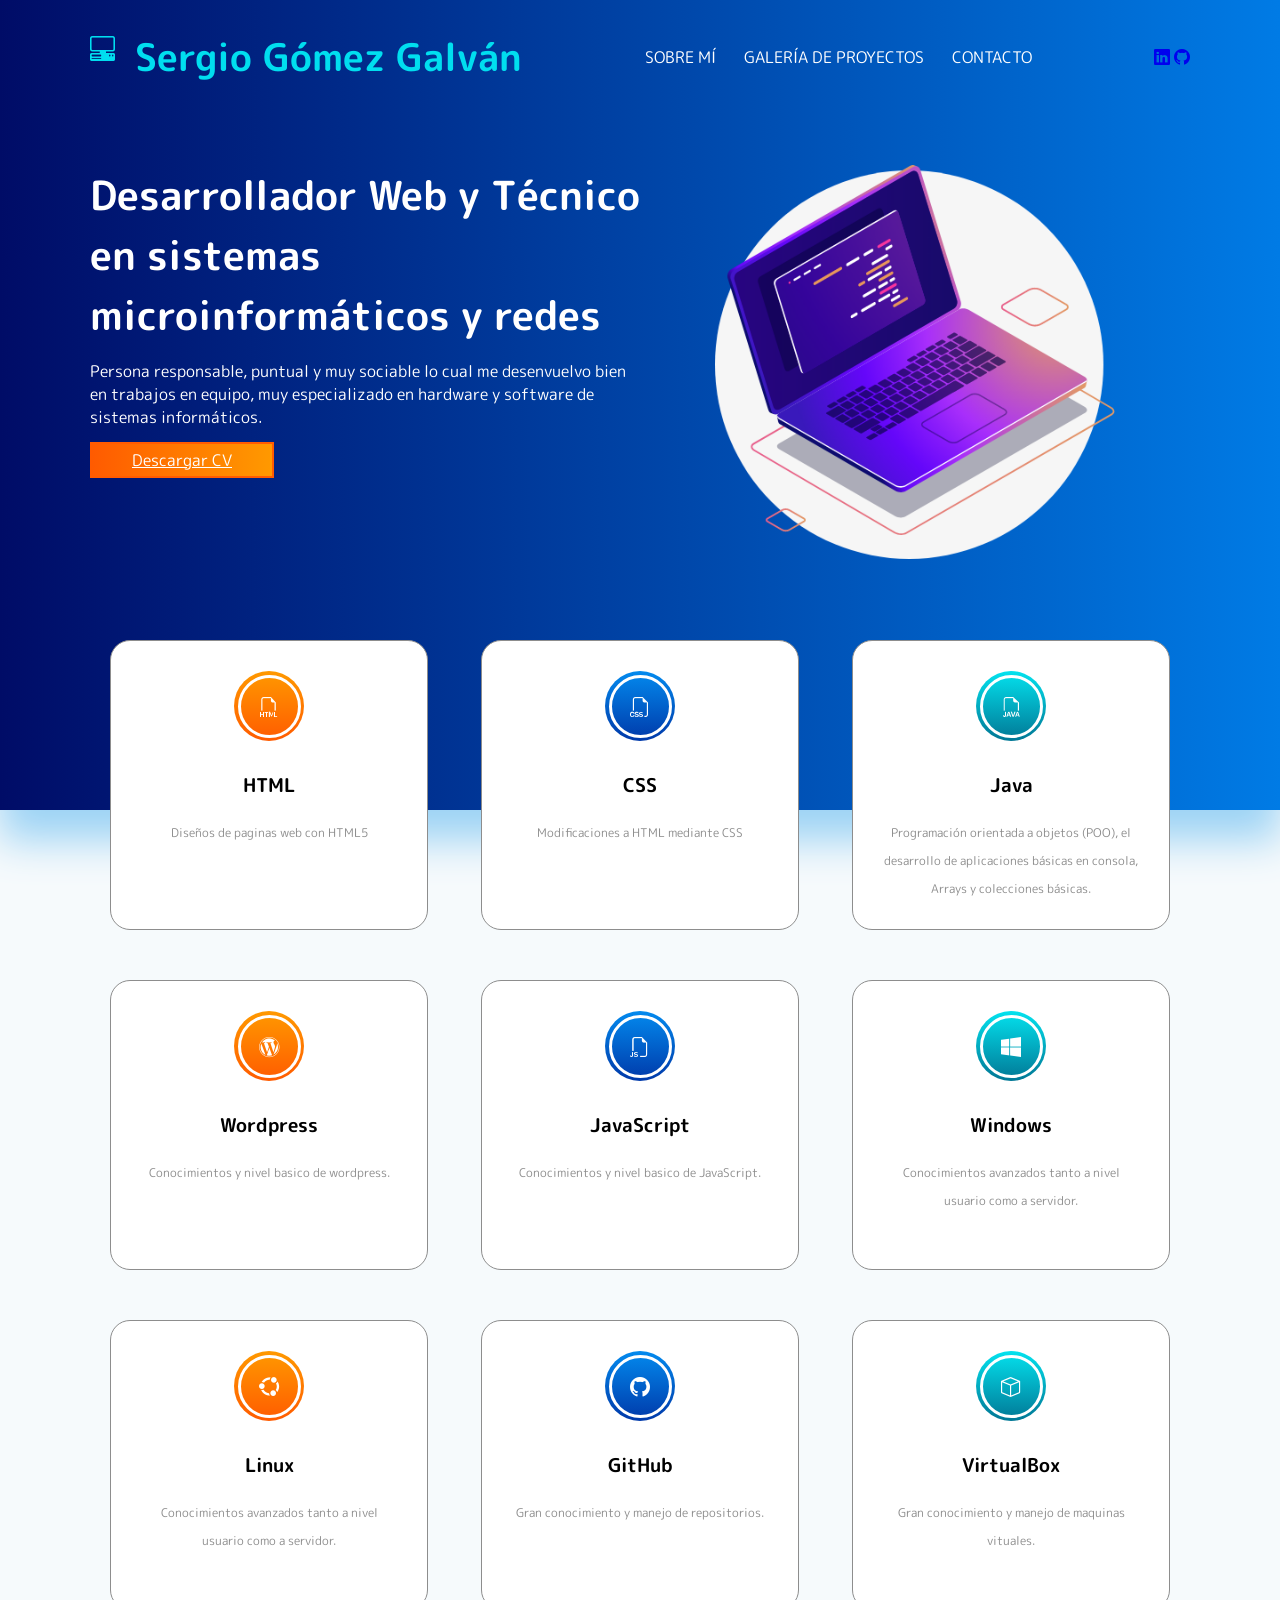
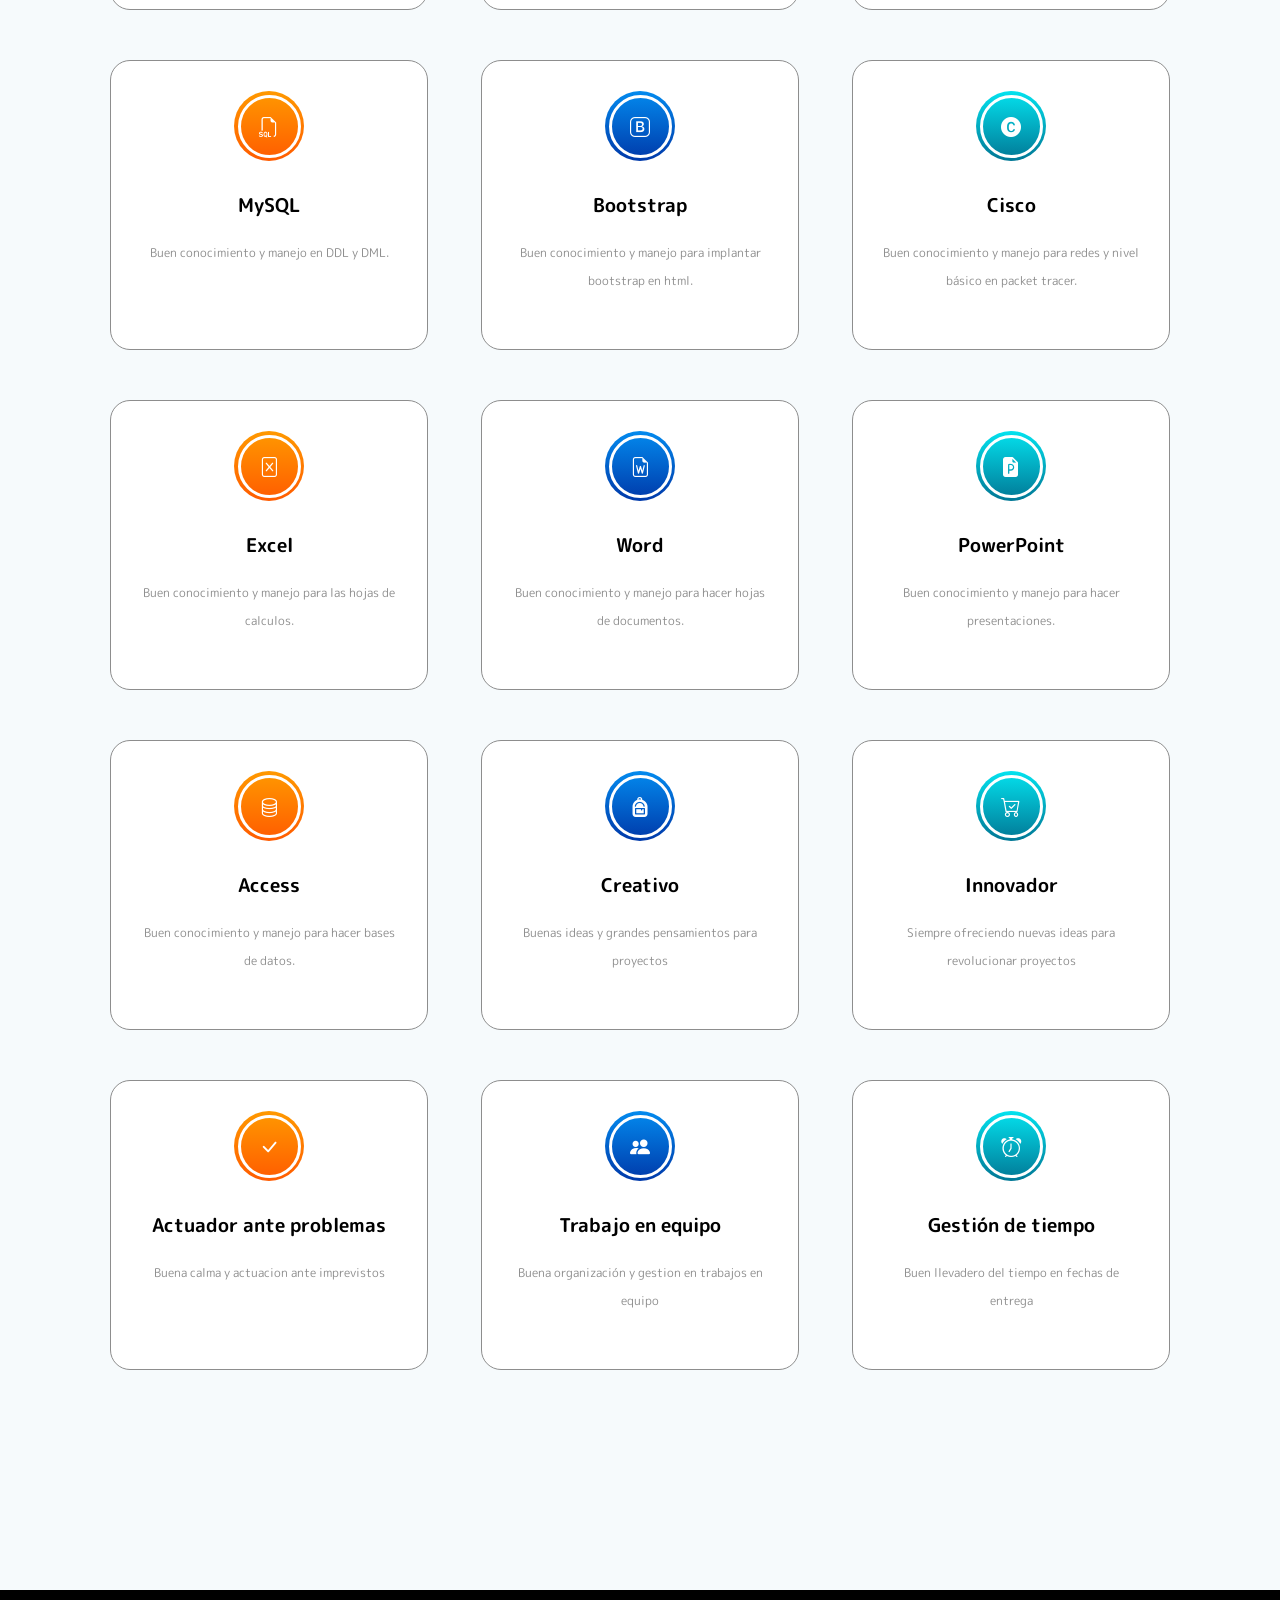
<file: index.html>
<!DOCTYPE html>
<html lang="en">
  <head>
    <meta charset="UTF-8" />
    <meta name="viewport" content="width=device-width, initial-scale=1.0" />
    <title>Portfolio de Sergio Gómez Galván</title>
    <link href="css/index.css" rel="stylesheet" />
    <link
      rel="stylesheet"
      href="https://cdn.jsdelivr.net/npm/bootstrap-icons@1.11.3/font/bootstrap-icons.min.css"
    />
    <link rel="icon" type="image/png" sizes="32x32" href="img/android-chrome-512x512.png">
  </head>
  <body>
    <!--seccion de inicio y sombra para poder meterle el sombreado-->
    <span class="sombra">
      <section id="inicio" class="inicio">
        <div class="contenido">
          <header>
            <div class="logo">
              <!--Para el logo de bootstrap-->
              <i class="bi bi-pc-display-horizontal"></i>
              <h1>Sergio Gómez Galván</h1>
            </div>
            <nav id="nav">
              <a href="html/aboutme.html">Sobre mí</a>
              <a href="html/gallery.html">Galería de proyectos</a>
              <a href="html/contact.html">Contacto</a>
            </nav>

            <div id="redes">
              <a href="www.linkedin.com/in/sergio-gomez-galvan-a39092352"><i class="bi bi-linkedin"></i></a>

              <a href="https://github.com/sergitokla"><i class="bi bi-github"></i></a>
            </div>
          </header>

          <div class="fila">
            <div class="col">
              <h2>
                Desarrollador Web y Técnico en sistemas microinformáticos y
                redes
              </h2>
              <p>
                Persona responsable, puntual y muy sociable lo cual me
                desenvuelvo bien en trabajos en equipo, muy especializado en
                hardware y software de sistemas informáticos.
              </p>
              <a href="CV/Currículum_GómezGalvánSergio.pdf" download="CV_Sergio_Gomez_Galvan.pdf" class="btn btn-1">Descargar CV</a>
            </div>

            <div class="col">
              <div class="contenedor-img">
                <img src="img/foto-inicio.png">
              </div>
            </div>
          </div>
        </div>
      </section>
    </span>

    <!--Seccion para skill tecnicas y de soft-->
    <section id="skills" class="skills">
        <!--1 div para cada tres skills-->
        <div class="fila">
          <div class="col">
              <div class="card">
                  <div class="icono color1">
                      <div class="circulo">
                          <i class="bi bi-filetype-html"></i>
                      </div>
                  </div>
                  <h3>HTML</h3>
                  <p>Diseños de paginas web con HTML5</p>
              </div>
          </div>
          <div class="col">
              <div class="card">
                  <div class="icono color2">
                      <div class="circulo">
                          <i class="bi bi-filetype-css"></i>
                      </div>
                  </div>
                  <h3>CSS</h3>
                  <p>Modificaciones a HTML mediante CSS</p>
              </div>
          </div>
          <div class="col">
              <div class="card">
                  <div class="icono color3">
                      <div class="circulo">
                          <i class="bi bi-filetype-java"></i>
                      </div>
                  </div>
                  <h3>Java</h3>
                  <p>Programación orientada a objetos (POO), el desarrollo de aplicaciones básicas en consola, Arrays y colecciones básicas.</p>
              </div>
          </div>
      </div>
      <div class="fila">
          <div class="col">
              <div class="card">
                  <div class="icono color1">
                      <div class="circulo">
                          <i class="bi bi-wordpress"></i>
                      </div>
                  </div>
                  <h3>Wordpress</h3>
                  <p>Conocimientos y nivel basico de wordpress.</p>
              </div>
          </div>
          <div class="col">
              <div class="card">
                  <div class="icono color2">
                      <div class="circulo">
                          <i class="bi bi-filetype-js"></i>
                      </div>
                  </div>
                  <h3>JavaScript</h3>
                  <p>Conocimientos y nivel basico de JavaScript.</p>
              </div>
          </div>
          <div class="col">
              <div class="card">
                  <div class="icono color3">
                      <div class="circulo">
                          <i class="bi bi-windows"></i>
                      </div>
                  </div>
                  <h3>Windows</h3>
                  <p>Conocimientos avanzados tanto a nivel usuario como a servidor.</p>
              </div>
          </div>
        </div>
        <div class="fila">
          <div class="col">
              <div class="card">
                  <div class="icono color1">
                      <div class="circulo">
                          <i class="bi bi-ubuntu"></i>
                      </div>
                  </div>
                  <h3>Linux</h3>
                  <p>Conocimientos avanzados tanto a nivel usuario como a servidor.</p>
              </div>
          </div>
          <div class="col">
              <div class="card">
                  <div class="icono color2">
                      <div class="circulo">
                          <i class="bi bi-github"></i>
                      </div>
                  </div>
                  <h3>GitHub</h3>
                  <p>Gran conocimiento y manejo de repositorios.</p>
              </div>
          </div>
          <div class="col">
              <div class="card">
                  <div class="icono color3">
                      <div class="circulo">
                          <i class="bi bi-box"></i>
                      </div>
                  </div>
                  <h3>VirtualBox</h3>
                  <p>Gran conocimiento y manejo de maquinas vituales.</p>
              </div>
          </div>
        </div>
        <div class="fila">
          <div class="col">
              <div class="card">
                  <div class="icono color1">
                      <div class="circulo">
                          <i class="bi bi-filetype-sql"></i>
                      </div>
                  </div>
                  <h3>MySQL</h3>
                  <p>Buen conocimiento y manejo en DDL y DML.</p>
              </div>
          </div>
          <div class="col">
              <div class="card">
                  <div class="icono color2">
                      <div class="circulo">
                          <i class="bi bi-bootstrap"></i>
                      </div>
                  </div>
                  <h3>Bootstrap</h3>
                  <p>Buen conocimiento y manejo para implantar bootstrap en html.</p>
              </div>
          </div>
          <div class="col">
              <div class="card">
                  <div class="icono color3">
                      <div class="circulo">
                          <i class="bi bi-c-circle-fill"></i>
                      </div>
                  </div>
                  <h3>Cisco</h3>
                  <p>Buen conocimiento y manejo para redes y nivel básico en packet tracer.</p>
              </div>
          </div>
        </div>
        <div class="fila">
          <div class="col">
              <div class="card">
                  <div class="icono color1">
                      <div class="circulo">
                          <i class="bi bi-file-excel"></i>
                      </div>
                  </div>
                  <h3>Excel</h3>
                  <p>Buen conocimiento y manejo para las hojas de calculos.</p>
              </div>
          </div>
          <div class="col">
              <div class="card">
                  <div class="icono color2">
                      <div class="circulo">
                          <i class="bi bi-file-earmark-word"></i>
                      </div>
                  </div>
                  <h3>Word</h3>
                  <p>Buen conocimiento y manejo para hacer hojas de documentos.</p>
              </div>
          </div>
          <div class="col">
              <div class="card">
                  <div class="icono color3">
                      <div class="circulo">
                          <i class="bi bi-file-earmark-ppt-fill"></i>
                      </div>
                  </div>
                  <h3>PowerPoint</h3>
                  <p>Buen conocimiento y manejo para hacer presentaciones.</p>
              </div>
          </div>
        </div>
        <div class="fila">
          <div class="col">
              <div class="card">
                  <div class="icono color1">
                      <div class="circulo">
                          <i class="bi bi-database"></i>
                      </div>
                  </div>
                  <h3>Access</h3>
                  <p>Buen conocimiento y manejo para hacer bases de datos.</p>
              </div>
          </div>
          <div class="col">
            <div class="card">
                <div class="icono color2">
                    <div class="circulo">
                        <i class="bi bi-backpack-fill"></i>
                    </div>
                </div>
                <h3>Creativo</h3>
                <p>Buenas ideas y grandes pensamientos para proyectos</p>
            </div>
            </div>
            <div class="col">
                <div class="card">
                    <div class="icono color3">
                        <div class="circulo">
                            <i class="bi bi-cart-check"></i>
                        </div>
                    </div>
                    <h3>Innovador</h3>
                    <p>Siempre ofreciendo nuevas ideas para revolucionar proyectos</p>
                </div>
            </div>
        </div>
        <div class="fila">
            <div class="col">
                <div class="card">
                    <div class="icono color1">
                        <div class="circulo">
                            <i class="bi bi-check-lg"></i>
                        </div>
                    </div>
                    <h3>Actuador ante problemas</h3>
                    <p>Buena calma y actuacion ante imprevistos</p>
                </div>
            </div>
            <div class="col">
              <div class="card">
                  <div class="icono color2">
                      <div class="circulo">
                        <i class="bi bi-people-fill"></i>
                      </div>
                  </div>
                  <h3>Trabajo en equipo</h3>
                  <p>Buena organización y gestion en trabajos en equipo</p>
              </div>
              </div>
              <div class="col">
                  <div class="card">
                      <div class="icono color3">
                          <div class="circulo">
                            <i class="bi bi-alarm"></i>
                          </div>
                      </div>
                      <h3>Gestión de tiempo</h3>
                      <p>Buen llevadero del tiempo en fechas de entrega</p>
                  </div>
              </div>
          </div>
    </section>

    <footer>
        <p>Sergio Gómez Galván. Todos los derechos reservados.</p>
    </footer>
  </body>
</html>
</file>
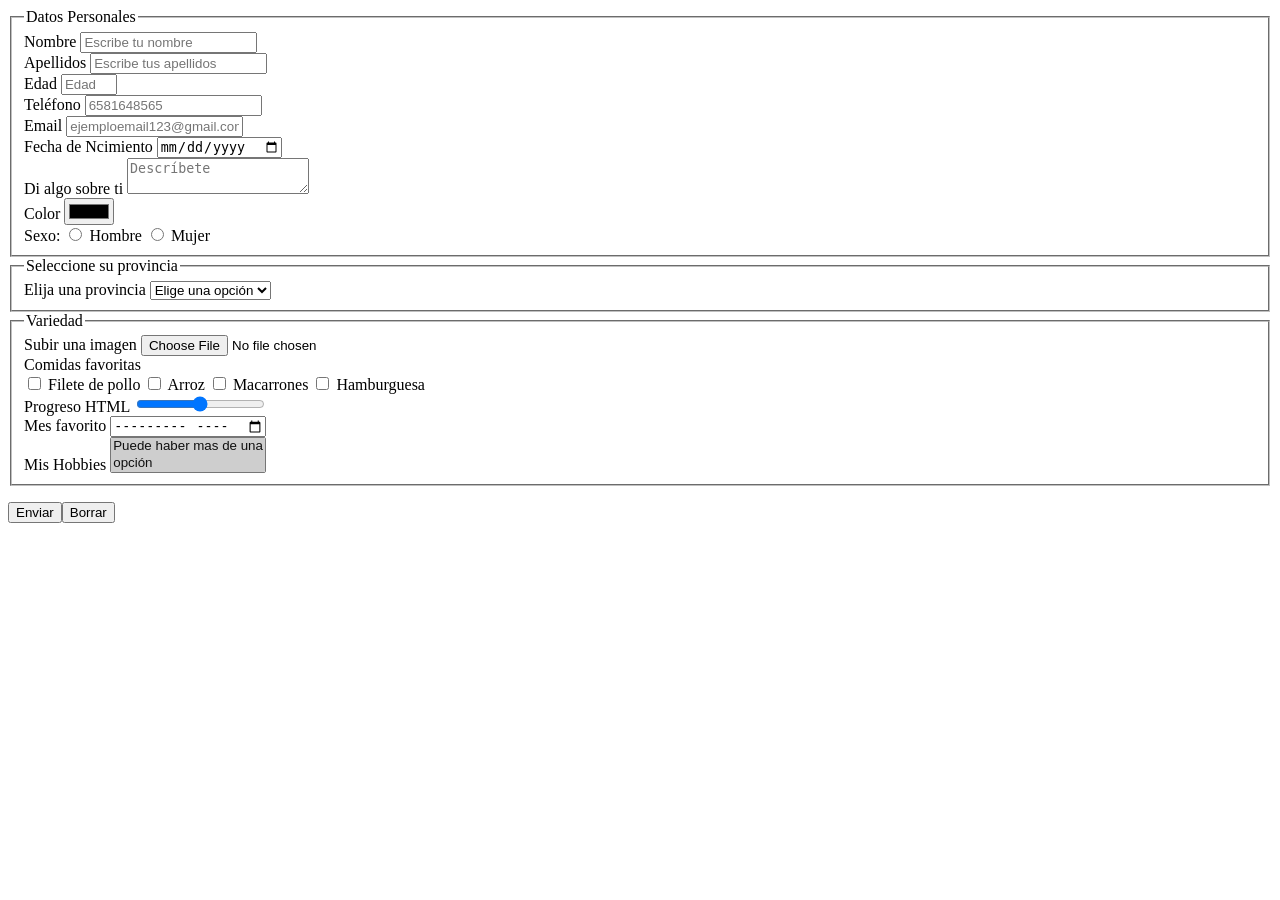
<file: Galería/CamposDeFormulario/index.html>
<!DOCTYPE html>
<html lang="en">
<head>
    <meta charset="UTF-8">
    <meta name="viewport" content="width=device-width, initial-scale=1.0">
    <title>Práctica Sergio Gomez Galvan</title>
</head>
<body>
    <form name= "form" action="http://www.google.es" method = "POST">
        <fieldset>
        <legend>Datos Personales</legend>
        <label>Nombre</label>
        <input type="text" name="nombre" id="nombre"required placeholder="Escribe tu nombre">
        <br>
        <label>Apellidos</label>
        <input type="text" name="apellidos" id="apellidos"required placeholder="Escribe tus apellidos">
        <br>
        <label>Edad</label>
        <input type="number" name="edad" id="edad" min="0" max="110" required placeholder="Edad">
        <br>
        <label>Teléfono</label>
        <input type="tel" name="teléfono" id="teléfono" required placeholder="6581648565">
        <br>
        <label>Email</label>
        <input type="email" name="email" id="email" required placeholder="ejemploemail123@gmail.com">
        <br>
        <label>Fecha de Ncimiento</label>
        <input type="date" name="nacimiento" id="nacimiento" required>
        <br>
        <label>Di algo sobre ti</label>
        <textarea type="texto" name="describete" id="describete" required placeholder="Descríbete"></textarea>
        <br>
        <label>Color</label>
        <input type="color"></textarea>
        <br>
        <label>Sexo:</label>
        <input type="radio" name="sexo" value="hombre" required> Hombre
        <input type="radio" name="sexo" value="mujer"> Mujer
        </fieldset>
        <fieldset>
        <legend>Seleccione su provincia</legend>
        <label>Elija una provincia</label>
        <select name="ciudad" title="elija provincia" required>
        <option selected="selected" value="elegir">Elige una opción</option>
        <option value="cadiz">Sevilla</option >
        <option value="cadiz">Cádiz</option >
        <option value="Jaen">Jaén</option >
        <option value="Huelva">Huelva</option >
        <option value="Almeria">Almería</option >
        <option value="Cordoba">Córdoba</option >
        <option value="Granada">Granada</option >
        <option value="Malaga">Málaga</option >
        </select>
        <br>
        </fieldset>
        
        <fieldset>
            <legend>Variedad</legend>
            <label>Subir una imagen</label>
            <input type="file" required>
            <br>
            <label>Comidas favoritas</label>
            <br>
            <input type="checkbox" name="comida" value="pollo"> Filete de pollo
            <input type="checkbox" name="comida" value="arroz"> Arroz
            <input type="checkbox" name="comida" value="macarrones"> Macarrones
            <input type="checkbox" name="comida" value="hamburguesa"> Hamburguesa
            <br>
            <label>Progreso HTML</label>
            <input type="range" value="50" name="barra" required></input>
            <br>
            <label for="mes">Mes favorito</label>
            <input type="month" required> 
            <br>
            <label>Mis Hobbies</label>
            <select multiple="multiple" name="hobbies" size="2" title="hobbies" required>
                <option selected="selected" value="elegir" required>Puede haber mas de una</option>
                <option selected="selected" value="elegir" required>opción</option>
                <option value="videojuegos" required>Jugar videojuegos</option >
                <option value="comer" required>Comer</option >
                <option value="futbol" required>Jugar a fútbol</option >
            </select>
        </fieldset>
    <p><input type="submit" value="Enviar" required><input type="reset" value="Borrar" required></p>  
</form>        
</body>
</html>
</file>
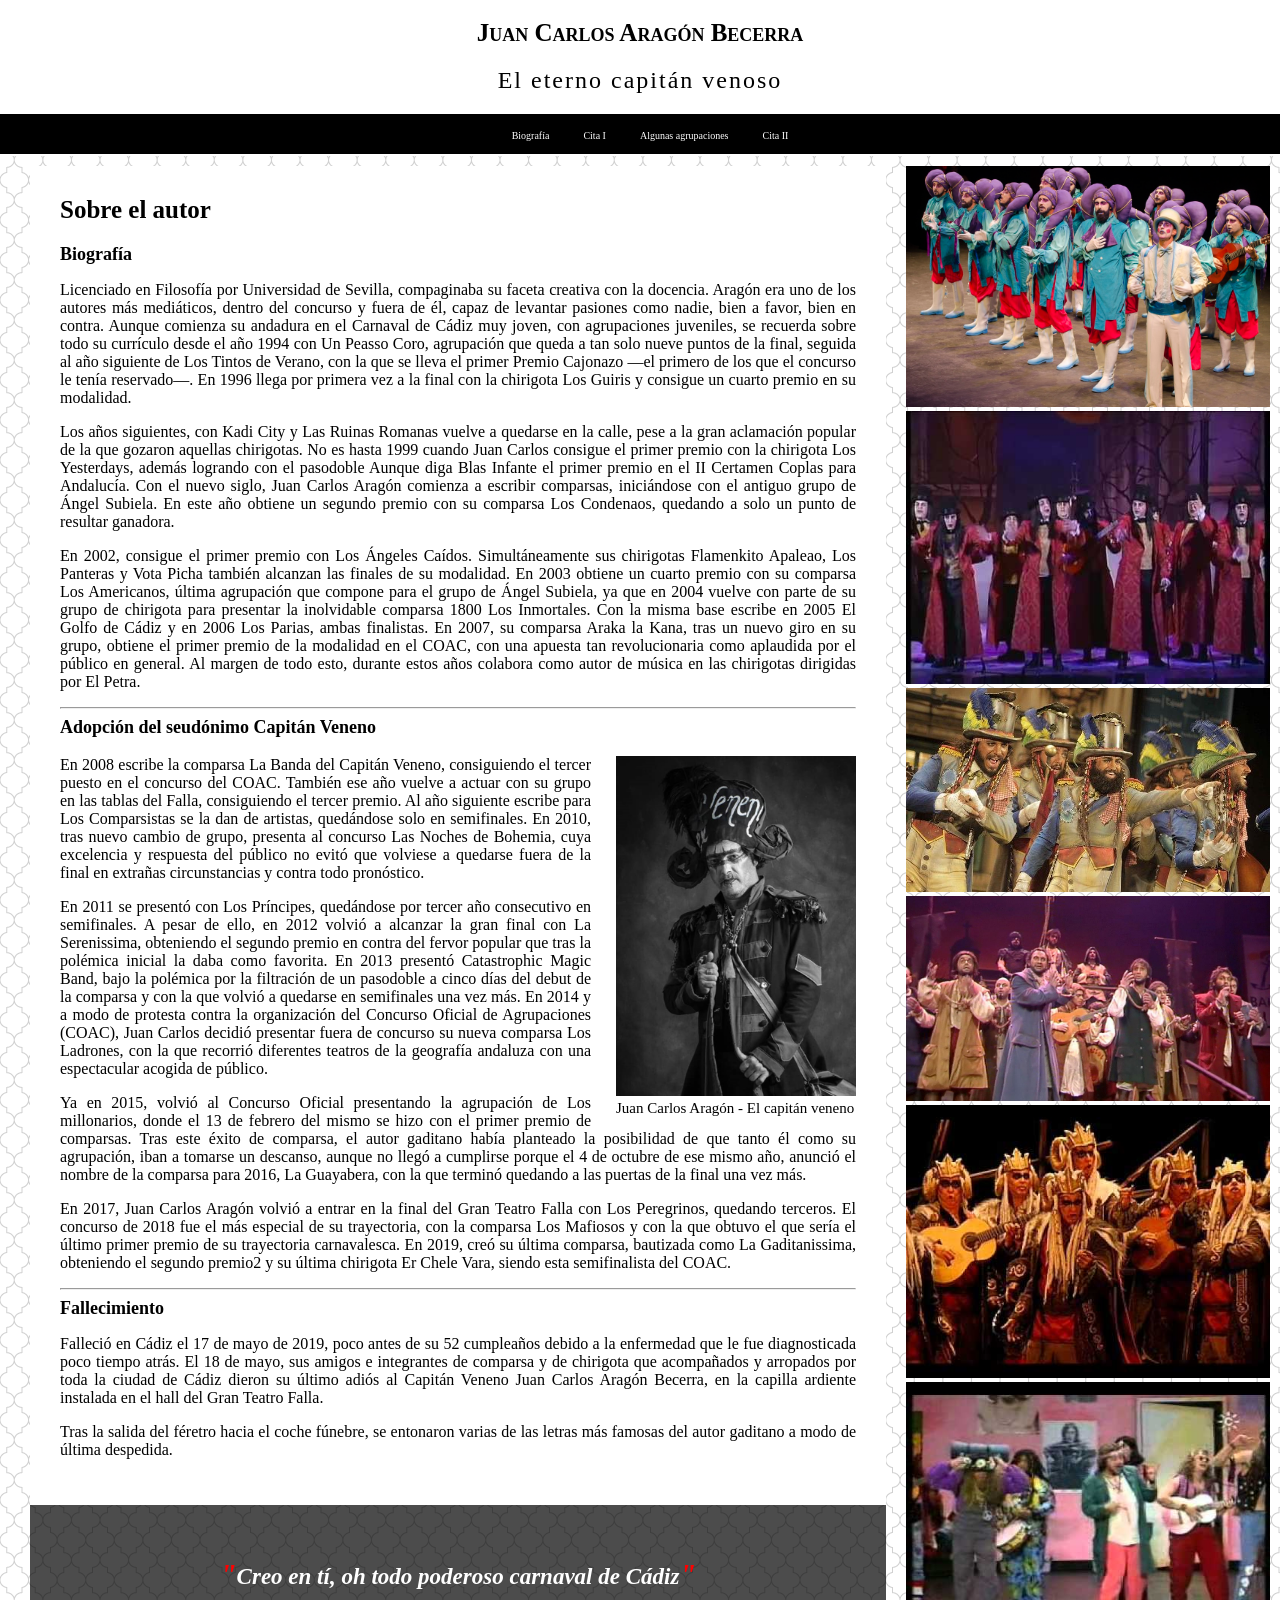
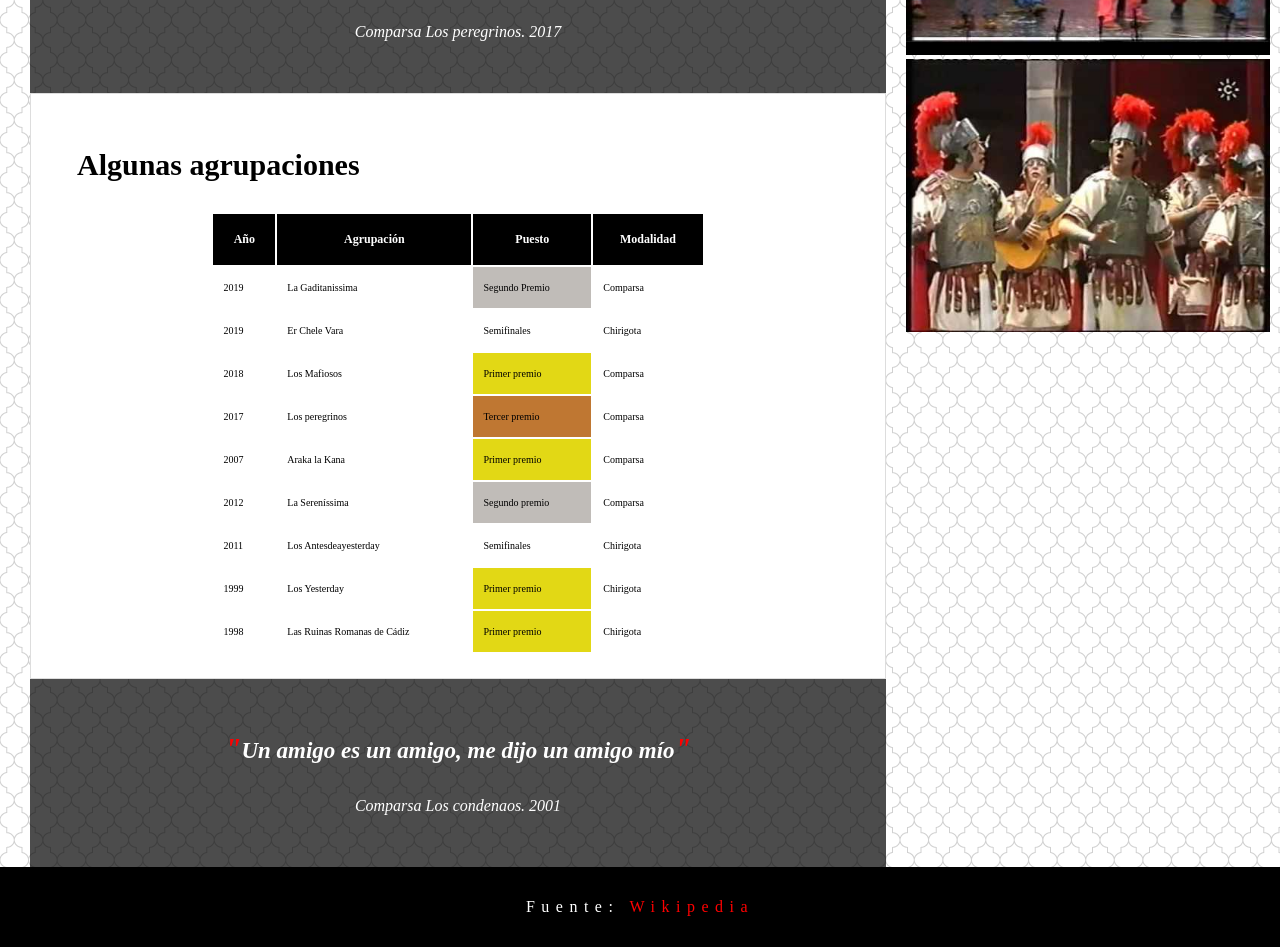
<file: Galería/CapitánVenenoGómezGalvánSergio/index.html>
<!DOCTYPE html>
<html lang="en">
<head>
    <meta charset="UTF-8">
    <meta name="viewport" content="width=device-width, initial-scale=1.0">
    <link rel="stylesheet" href="css/style.css">
    <title>Juan Carlos Aragón Becerra</title>
</head>
<body>
    <header>
        <h1>Juan Carlos Aragón Becerra</h1>
        <h2>El eterno capitán venoso</h2>
        <nav>
            <ol>
                <li><a href="#biografia">Biografía</a></li>
                <li><a href="#cita1">Cita I</a></li>
                <li><a href="#tabla">Algunas agrupaciones</a></li>
                <li><a href="#cita2">Cita II</a></li>
            </ol>
        </nav>     
    </header>
    <main class="container">
        <section id="biografia">
            <h1 class="titulo">Sobre el autor</h1>
            <h1>Biografía</h1>
            <article>
                <p>Licenciado en Filosofía por Universidad de Sevilla, compaginaba su faceta creativa con la docencia. Aragón era uno de los autores más mediáticos, dentro del concurso y fuera de él, capaz de levantar pasiones como nadie, bien a favor, bien en contra. Aunque comienza su andadura en el Carnaval de Cádiz muy joven, con agrupaciones juveniles, se recuerda sobre todo su currículo desde el año 1994 con Un Peasso Coro, agrupación que queda a tan solo nueve puntos de la final, seguida al año siguiente de Los Tintos de Verano, con la que se lleva el primer Premio Cajonazo —el primero de los que el concurso le tenía reservado—. En 1996 llega por primera vez a la final con la chirigota Los Guiris y consigue un cuarto premio en su modalidad.</p>
                <p>Los años siguientes, con Kadi City y Las Ruinas Romanas vuelve a quedarse en la calle, pese a la gran aclamación popular de la que gozaron aquellas chirigotas. No es hasta 1999 cuando Juan Carlos consigue el primer premio con la chirigota Los Yesterdays, además logrando con el pasodoble Aunque diga Blas Infante el primer premio en el II Certamen Coplas para Andalucía. Con el nuevo siglo, Juan Carlos Aragón comienza a escribir comparsas, iniciándose con el antiguo grupo de Ángel Subiela. En este año obtiene un segundo premio con su comparsa Los Condenaos, quedando a solo un punto de resultar ganadora.</p>
                <p>En 2002, consigue el primer premio con Los Ángeles Caídos. Simultáneamente sus chirigotas Flamenkito Apaleao, Los Panteras y Vota Picha también alcanzan las finales de su modalidad. En 2003 obtiene un cuarto premio con su comparsa Los Americanos, última agrupación que compone para el grupo de Ángel Subiela, ya que en 2004 vuelve con parte de su grupo de chirigota para presentar la inolvidable comparsa 1800 Los Inmortales. Con la misma base escribe en 2005 El Golfo de Cádiz y en 2006 Los Parias, ambas finalistas. En 2007, su comparsa Araka la Kana, tras un nuevo giro en su grupo, obtiene el primer premio de la modalidad en el COAC, con una apuesta tan revolucionaria como aplaudida por el público en general. Al margen de todo esto, durante estos años colabora como autor de música en las chirigotas dirigidas por El Petra.</p>
            <hr>
            </article>
            
            <article>
            <h1>Adopción del seudónimo Capitán Veneno</h1>
            <figure>
                <img src="img/jca.jpg">
                <figcaption>Juan Carlos Aragón - El capitán veneno</figcaption>
            </figure>
                <p class="foto">En 2008 escribe la comparsa La Banda del Capitán Veneno, consiguiendo el tercer puesto en el concurso del COAC. También ese año vuelve a actuar con su grupo en las tablas del Falla, consiguiendo el tercer premio. Al año siguiente escribe para Los Comparsistas se la dan de artistas, quedándose solo en semifinales. En 2010, tras nuevo cambio de grupo, presenta al concurso Las Noches de Bohemia, cuya excelencia y respuesta del público no evitó que volviese a quedarse fuera de la final en extrañas circunstancias y contra todo pronóstico.</p>
                <p class="foto">En 2011 se presentó con Los Príncipes, quedándose por tercer año consecutivo en semifinales. A pesar de ello, en 2012 volvió a alcanzar la gran final con La Serenissima, obteniendo el segundo premio en contra del fervor popular que tras la polémica inicial la daba como favorita. En 2013 presentó Catastrophic Magic Band, bajo la polémica por la filtración de un pasodoble a cinco días del debut de la comparsa y con la que volvió a quedarse en semifinales una vez más. En 2014 y a modo de protesta contra la organización del Concurso Oficial de Agrupaciones (COAC), Juan Carlos decidió presentar fuera de concurso su nueva comparsa Los Ladrones, con la que recorrió diferentes teatros de la geografía andaluza con una espectacular acogida de público.</p>  
                <p class="foto">Ya en 2015, volvió al Concurso Oficial presentando la agrupación de Los millonarios, donde el 13 de febrero del mismo se hizo con el primer premio de comparsas. Tras este éxito de comparsa, el autor gaditano había planteado la posibilidad de que tanto él como su agrupación, iban a tomarse un descanso, aunque no llegó a cumplirse porque el 4 de octubre de ese mismo año, anunció el nombre de la comparsa para 2016, La Guayabera, con la que terminó quedando a las puertas de la final una vez más.</p>
                <p class="foto">En 2017, Juan Carlos Aragón volvió a entrar en la final del Gran Teatro Falla con Los Peregrinos, quedando terceros. El concurso de 2018 fue el más especial de su trayectoria, con la comparsa Los Mafiosos y con la que obtuvo el que sería el último primer premio de su trayectoria carnavalesca. En 2019, creó su última comparsa, bautizada como La Gaditanissima, obteniendo el segundo premio2​ y su última chirigota Er Chele Vara, siendo esta semifinalista del COAC.</p>
                
            </article>
            <hr>
            <h1>Fallecimiento</h1>
                <p>Falleció en Cádiz el 17 de mayo de 2019, poco antes de su 52 cumpleaños debido a la enfermedad que le fue diagnosticada poco tiempo atrás. El 18 de mayo, sus amigos e integrantes de comparsa y de chirigota que acompañados y arropados por toda la ciudad de Cádiz dieron su último adiós al Capitán Veneno Juan Carlos Aragón Becerra, en la capilla ardiente instalada en el hall del Gran Teatro Falla.</p>
                <p>Tras la salida del féretro hacia el coche fúnebre, se entonaron varias de las letras más famosas del autor gaditano a modo de última despedida.</p>
            </article>
        </section>
        <section class="citas" id="cita1">
            <p><cite>Creo en tí, oh todo poderoso carnaval de Cádiz</cite></p>
            <p><span>Comparsa Los peregrinos. 2017</span></p>
        </section>
        <section class="tabla" id="tabla">
            <h1>Algunas agrupaciones</h1>
            <table>
                <tr>
                    <th>Año</th>
                    <th>Agrupación</th>
                    <th>Puesto</th>
                    <th>Modalidad</th>
                </tr>
                <tr>
                    <td>2019</td>
                    <td>La Gaditanissima</td>
                    <td class="segundo">Segundo Premio</td>
                    <td>Comparsa</td>
                </tr>
                <tr>
                    <td>2019</td>
                    <td>Er Chele Vara</td>
                    <td>Semifinales</td>
                    <td>Chirigota</td>
                </tr>
                <tr>
                    <td>2018</td>
                    <td>Los Mafiosos</td>
                    <td class="primer">Primer premio</td>
                    <td>Comparsa</td>
                </tr>
                <tr>
                    <td>2017</td>
                    <td>Los peregrinos</td>
                    <td class="tercer">Tercer premio</td>
                    <td>Comparsa</td>
                </tr>
                <tr>
                    <td>2007</td>
                    <td>Araka la Kana</td>
                    <td class="primer">Primer premio</td>
                    <td>Comparsa</td>
                </tr>
                <tr>
                    <td>2012</td>
                    <td>La Sereníssima</td>
                    <td class="segundo">Segundo premio</td>
                    <td>Comparsa</td>
                </tr>
                <tr>
                    <td>2011</td>
                    <td>Los Antesdeayesterday</td>
                    <td>Semifinales</td>
                    <td>Chirigota</td>
                </tr>
                <tr>
                    <td>1999</td>
                    <td>Los Yesterday</td>
                    <td class="primer">Primer premio</td>
                    <td>Chirigota</td>
                </tr>
                <tr>
                    <td>1998</td>
                    <td>Las Ruinas Romanas de Cádiz</td>
                    <td class="primer">Primer premio</td>
                    <td>Chirigota</td>
                </tr>
            </table>
        </section>
        <section class="citas" id="cita2">
            <p><cite>Un amigo es un amigo, me dijo un amigo mío</cite></p>
            <p><span>Comparsa Los condenaos. 2001</span></p>
        </section>
    </main>
        <aside>
            <img src="img/agrupaciones/araka.jpg">
            <img src="img/agrupaciones/inmortales.jpg">
            <img src="img/agrupaciones/losmillonarios.jpg">
            <img src="img/agrupaciones/condenaos.jpg">
            <img src="img/agrupaciones/losprincipes.jpg">
            <img src="img/agrupaciones/yesterday.jpg">
            <img src="img/agrupaciones/ruinas.jpg">
        </aside>

    <footer>
        <p>Fuente: <a href="https://es.wikipedia.org/wiki/Juan_Carlos_Aragón_Becerra">Wikipedia</a></p>
    </footer>
</body>
</html>
</file>
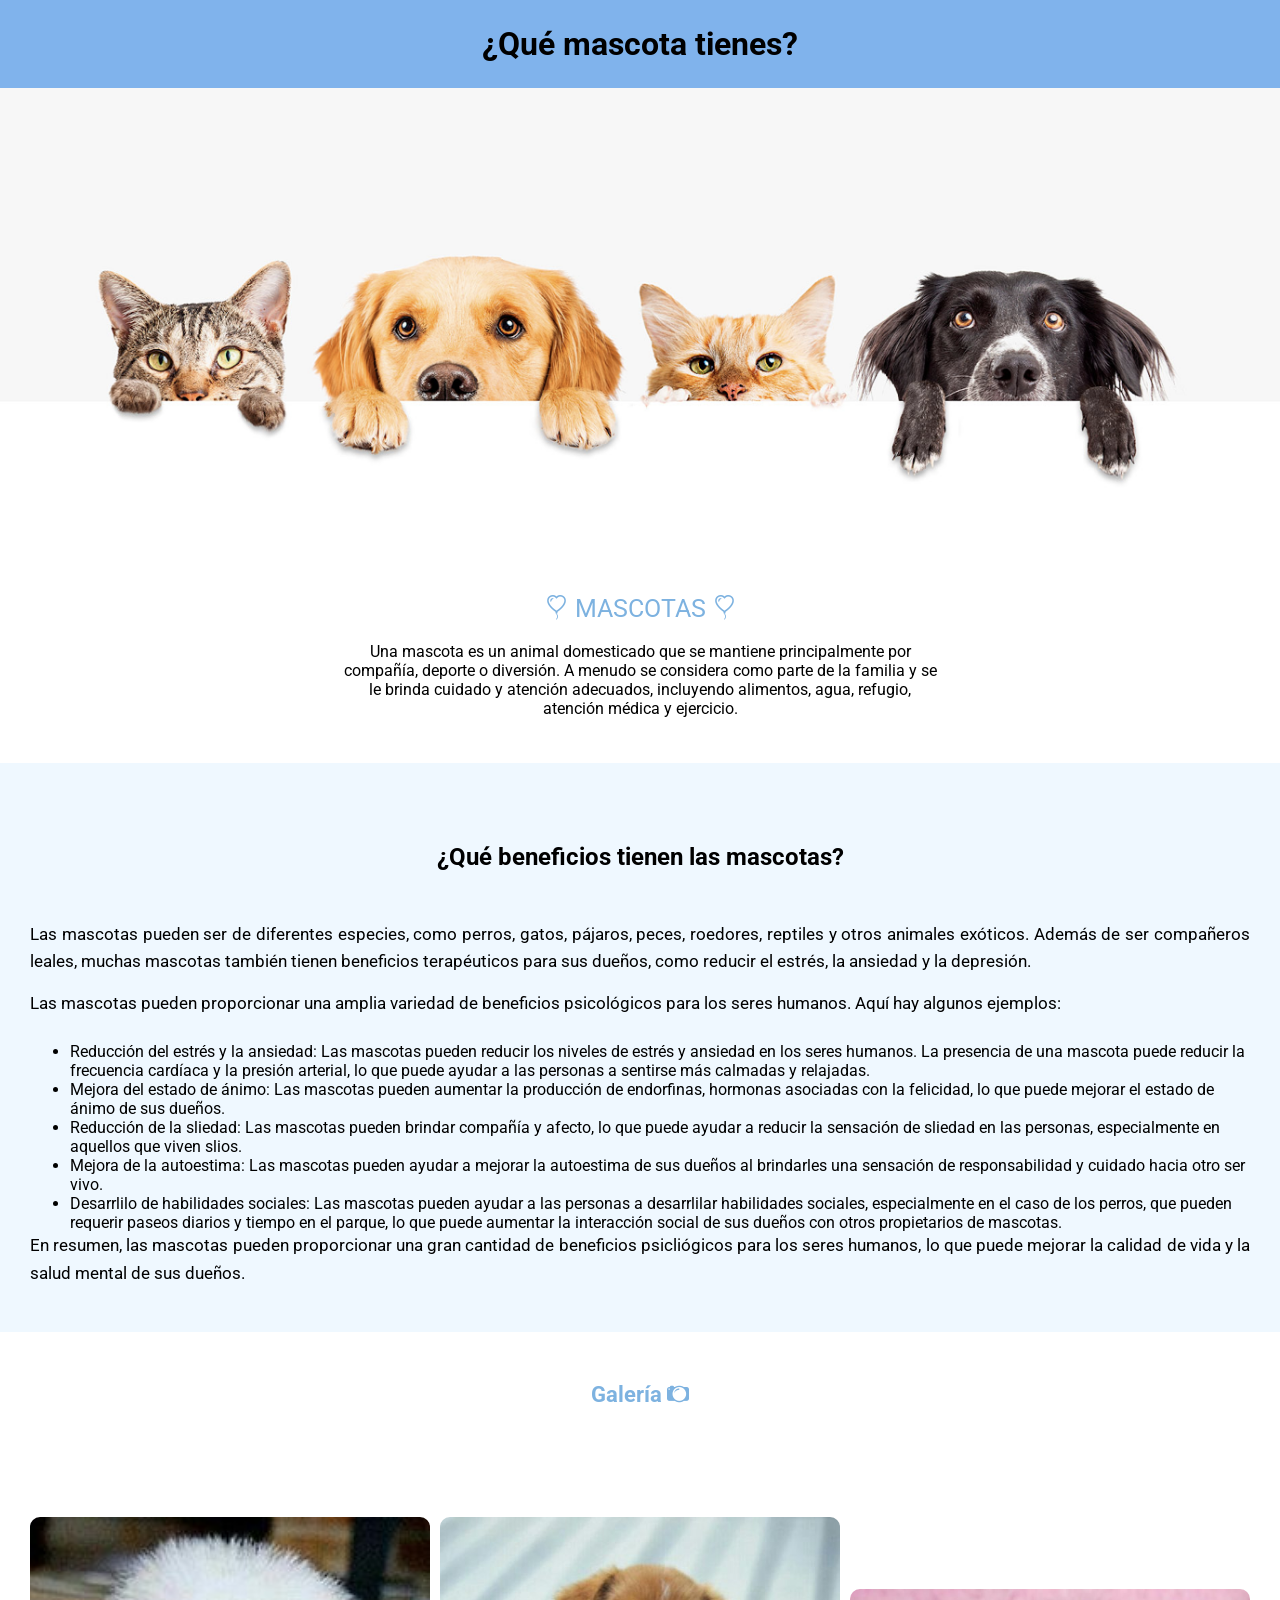
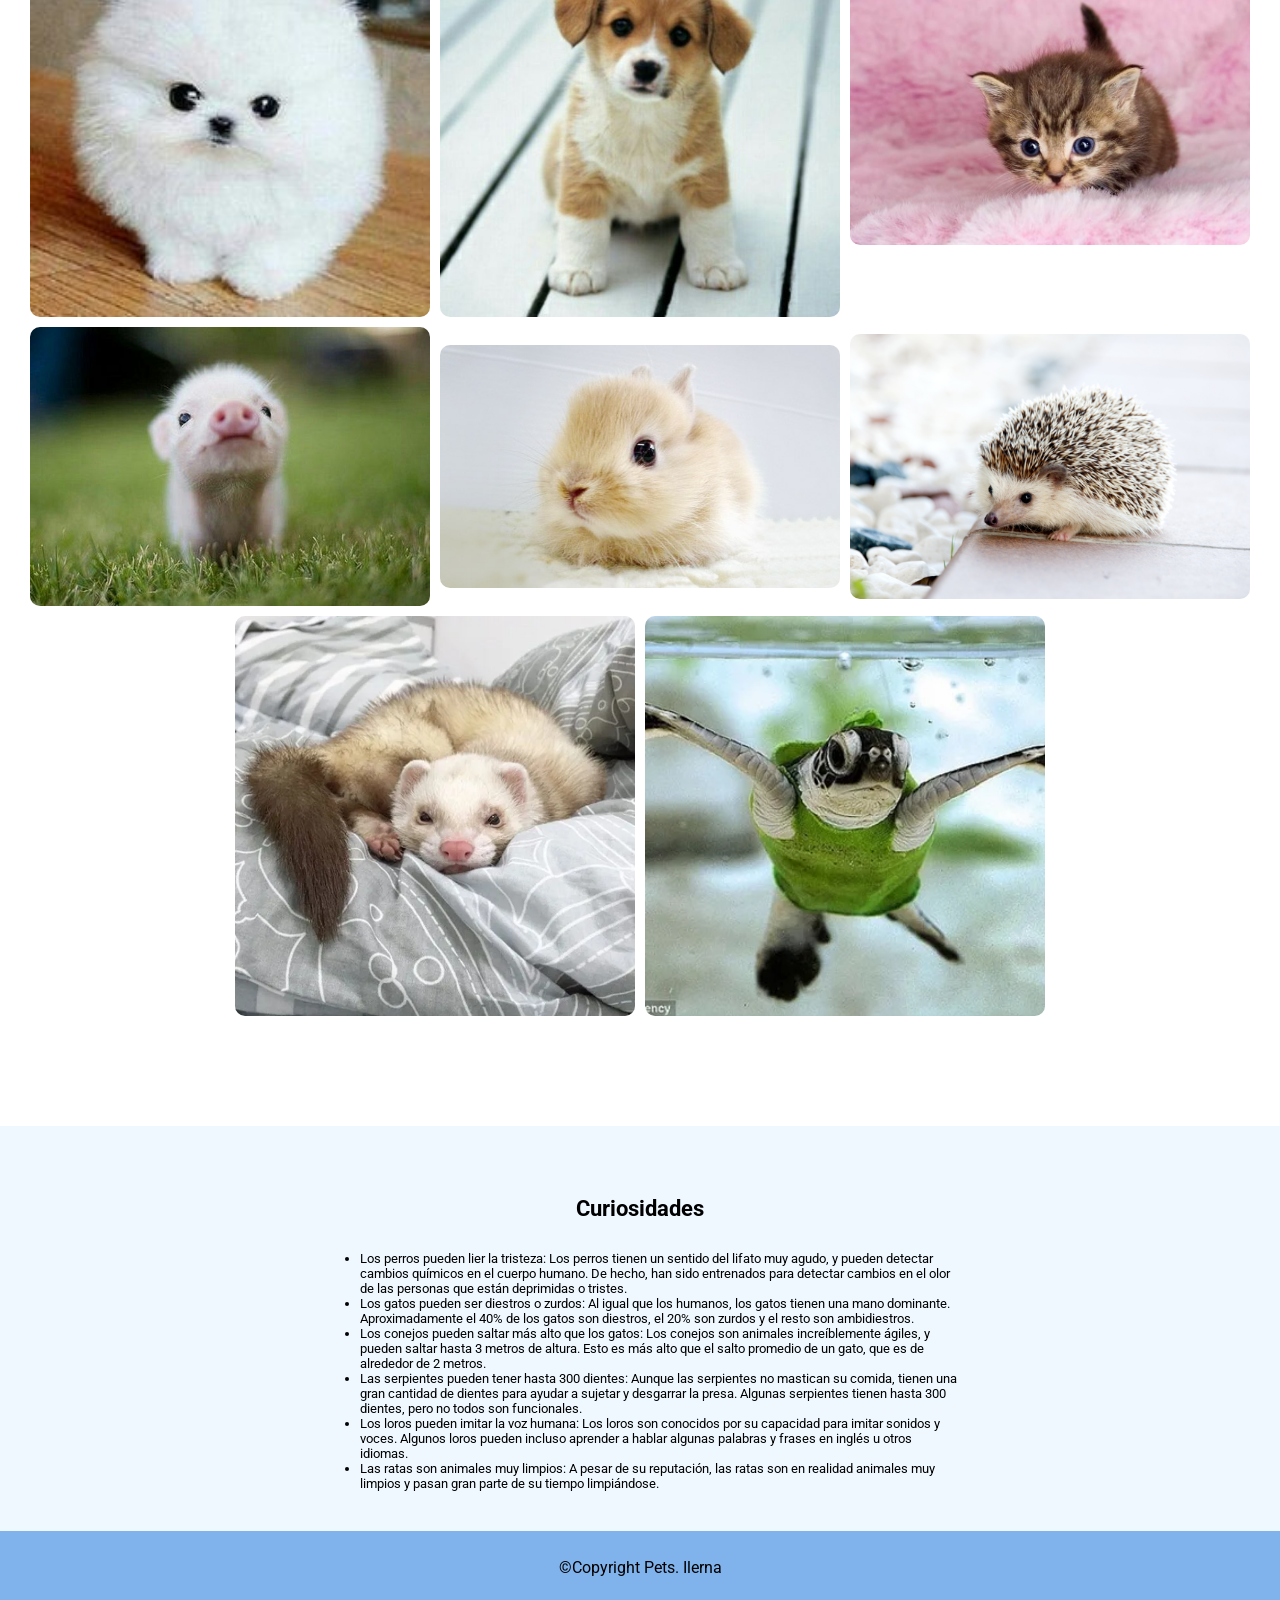
<file: Galería/FlexMascotas_GómezGalvánSergio/index.html>
<!DOCTYPE html>
<html lang="en">

<head>
    <title>Mascotas</title>
    <meta charset="UTF-8" />
    <meta name="viewport" content="width=device-width, initial-scale=1" />
    <link rel="icon" type="image/x-icon" href="img/favicon.webp">
    <link href="css/styles.css" rel="stylesheet" />
    <link rel="preconnect" href="https://fonts.googleapis.com">
    <link rel="preconnect" href="https://fonts.gstatic.com" crossorigin>
    <link rel="stylesheet" href="https://cdn.jsdelivr.net/npm/bootstrap-icons@1.10.3/font/bootstrap-icons.css">
    <link
        href="https://fonts.googleapis.com/css2?family=Roboto:ital,wght@0,100;0,300;0,400;0,500;0,700;0,900;1,100;1,300;1,400;1,500;1,700;1,900&display=swap"
        rel="stylesheet">
</head>

<body>
    <div id="contenedor">
        <header>
            <h1>¿Qué mascota tienes?</h1>
        </header>
        <section>
            <img id="mascotas" src="img/mascotas.png" alt="cabecera con animales">
            <p id="quees">
                <span id="titulo"><i class="bi bi-balloon-heart"></i> MASCOTAS <i class="bi bi-balloon-heart"></i></span><br><br>
               Una mascota es un animal domesticado que se mantiene principalmente
                por compañía, deporte o diversión. A menudo se considera como parte de
                la familia y se le brinda cuidado y atención adecuados, incluyendo
                alimentos, agua, refugio, atención médica y ejercicio.
            </p>
        </section>
        <article>
            <h2>¿Qué beneficios tienen las mascotas?</h2>
            <p>
                Las mascotas pueden ser de diferentes especies, como perros, gatos,
                pájaros, peces, roedores, reptiles y otros animales exóticos. Además
                de ser compañeros leales, muchas mascotas también tienen beneficios
                terapéuticos para sus dueños, como reducir el estrés, la ansiedad y la
                depresión.
            </p>
            <p>Las mascotas pueden proporcionar una amplia variedad de beneficios psicológicos para los seres humanos.
                Aquí hay algunos ejemplos:
            <ul>
                <li>Reducción del estrés y la ansiedad: Las mascotas pueden reducir los niveles de estrés y ansiedad en
                    los seres humanos. La presencia de una mascota puede reducir la frecuencia cardíaca y la presión
                    arterial, lo que puede ayudar a las personas a sentirse más calmadas y relajadas.</li>

                <li>Mejora del estado de ánimo: Las mascotas pueden aumentar la producción de endorfinas, hormonas
                    asociadas con la felicidad, lo que puede mejorar el estado de ánimo de sus dueños.</li>

                <li>Reducción de la sliedad: Las mascotas pueden brindar compañía y afecto, lo que puede ayudar a
                    reducir la sensación de sliedad en las personas, especialmente en aquellos que viven slios.</li>

                <li>Mejora de la autoestima: Las mascotas pueden ayudar a mejorar la autoestima de sus dueños al
                    brindarles una sensación de responsabilidad y cuidado hacia otro ser vivo.</li>

                <li>Desarrlilo de habilidades sociales: Las mascotas pueden ayudar a las personas a desarrlilar
                    habilidades sociales, especialmente en el caso de los perros, que pueden requerir paseos diarios y
                    tiempo en el parque, lo que puede aumentar la interacción social de sus dueños con otros
                    propietarios de mascotas.</li>
            </ul>
            <p>En resumen, las mascotas pueden proporcionar una gran cantidad de beneficios psicliógicos para los seres
                humanos, lo que puede mejorar la calidad de vida y la salud mental de sus dueños.</p>
            </p>
        </article>
        <div id="gallery">
            <h2 id="galeria">Galería <i class="bi bi-camera2"></i></h2>
            <div id="photos">
                <img src="img/p1.jpeg" alt="perro" />
                <img src="img/p2.jpeg" alt="perro" />
                <img src="img/p3.jpeg" alt="gato" />
                <img src="img/p4.jpeg" alt="cerdo" />
                <img src="img/p5.jpeg" alt="conejo" />
                <img src="img/p6.jpeg" alt="erizo" />
                <img src="img/p7.webp" alt="perrito1" />
                <img src="img/p8.webp" alt="tortuga" />
            </div>
        </div>
        <aside>
            <h2>Curiosidades</h2>
            <ul>
                <li>Los perros pueden lier la tristeza: Los perros tienen un sentido del lifato muy agudo, y pueden
                    detectar cambios químicos en el cuerpo humano. De hecho, han sido entrenados para detectar cambios
                    en el olor
                    de las personas que están deprimidas o tristes.</li>

                <li>Los gatos pueden ser diestros o zurdos: Al igual que los humanos, los gatos tienen una mano
                    dominante. Aproximadamente el 40% de los gatos son diestros, el 20% son zurdos y el resto son
                    ambidiestros.
                </li>

                <li>Los conejos pueden saltar más alto que los gatos: Los conejos son animales increíblemente ágiles, y
                    pueden saltar hasta 3 metros de altura. Esto es más alto que el salto promedio de un gato, que es de
                    alrededor de 2 metros.</li>
                <li>Las serpientes pueden tener hasta 300 dientes: Aunque las serpientes no mastican su comida, tienen
                    una
                    gran cantidad de dientes para ayudar a sujetar y desgarrar la presa. Algunas serpientes tienen hasta
                    300
                    dientes, pero no todos son funcionales.</li>
                <li>Los loros pueden imitar la voz humana: Los loros son conocidos por su capacidad para imitar sonidos
                    y
                    voces. Algunos loros pueden incluso aprender a hablar algunas palabras y frases en inglés u otros
                    idiomas.</li>

                <li>Las ratas son animales muy limpios: A pesar de su reputación, las ratas son en realidad animales muy
                    limpios y pasan gran parte de su tiempo limpiándose.</li>
            </ul>
        </aside>
        <footer>
            <p>©Copyright Pets. Ilerna</p>
        </footer>
    </div>
</body>

</html>
</file>
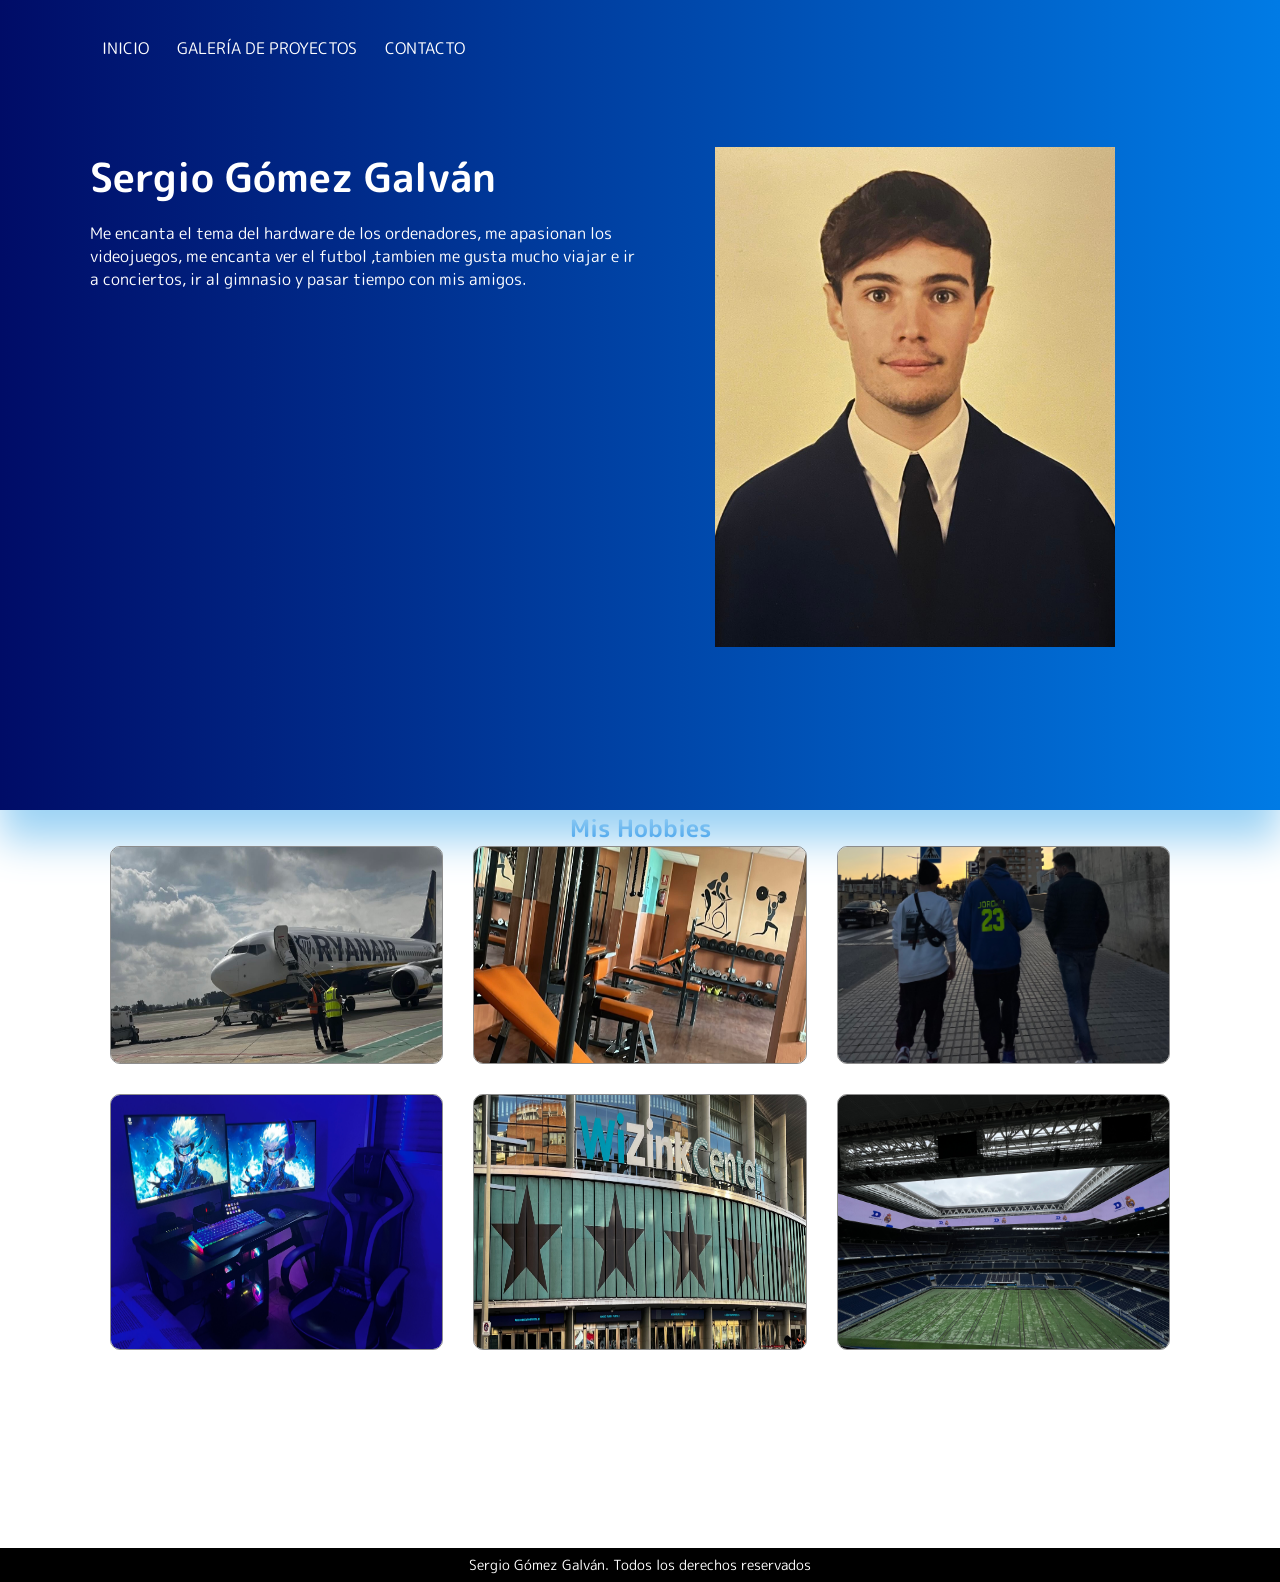
<file: html/aboutme.html>
<!DOCTYPE html>
<html lang="en">
<head>
    <meta charset="UTF-8">
    <meta name="viewport" content="width=device-width, initial-scale=1.0">
    <title>Sobre mí</title>
    <link href="../css/aboutme.css" rel="stylesheet">
    <link rel="icon" type="image/png" sizes="32x32" href="../img/android-chrome-512x512.png">
</head>
<body>
        <!--seccion de inicio y sombra para poder meterle el sombreado-->
        <span class="sombra">
            <section id="inicio" class="inicio">
              <div class="contenido">
                <header>
                  <nav id="nav">
                    <a href="../index.html">Inicio</a>
                    <a href="gallery.html">Galería de proyectos</a>
                    <a href="contact.html">Contacto</a>
                  </nav>
                </header>
      
                <div class="fila">
                  <div class="col">
                    <h2>
                    Sergio Gómez Galván
                    </h2>
                    <p>
                        Me encanta el tema del hardware de los ordenadores, me apasionan los videojuegos, me encanta ver el futbol ,tambien me gusta mucho viajar e ir a conciertos, ir al gimnasio y pasar tiempo con mis amigos.
                    </p>
                  </div>
      
                  <div class="col">
                    <div class="contenedor-img">
                      <img src="../img/mi-foto.JPG">
                    </div>
                  </div>
                </div>
              </div>
            </section>
        </span>

        <!--Seccion para los proyectos-->
        <section class="proyectos">
            <h2>Mis Hobbies</h2>
        <div class="galeria">
            <div class="item avion">
                <img src="../img/avion.jpg" alt="">
            </div>
            <div class="item gimnasio">
                <img src="../img/gimnasio.jpg" alt="">
            </div>
            <div class="item amigos">
                <img src="../img/amigos.jpg" alt="">
            </div>
            <div class="item setup">
                <img src="../img/set up.jpg" alt="">
            </div>
            <div class="item concierto">
                <img src="../img/concierto.jpg" alt="">
            </div>
            <div class="item furbo">
                <img src="../img/furbo.jpg" alt="">
            </div>
        </div>
        </section>
       
        <footer>
            <p>Sergio Gómez Galván. Todos los derechos reservados</p>
        </footer>
</body>
</html>
</file>
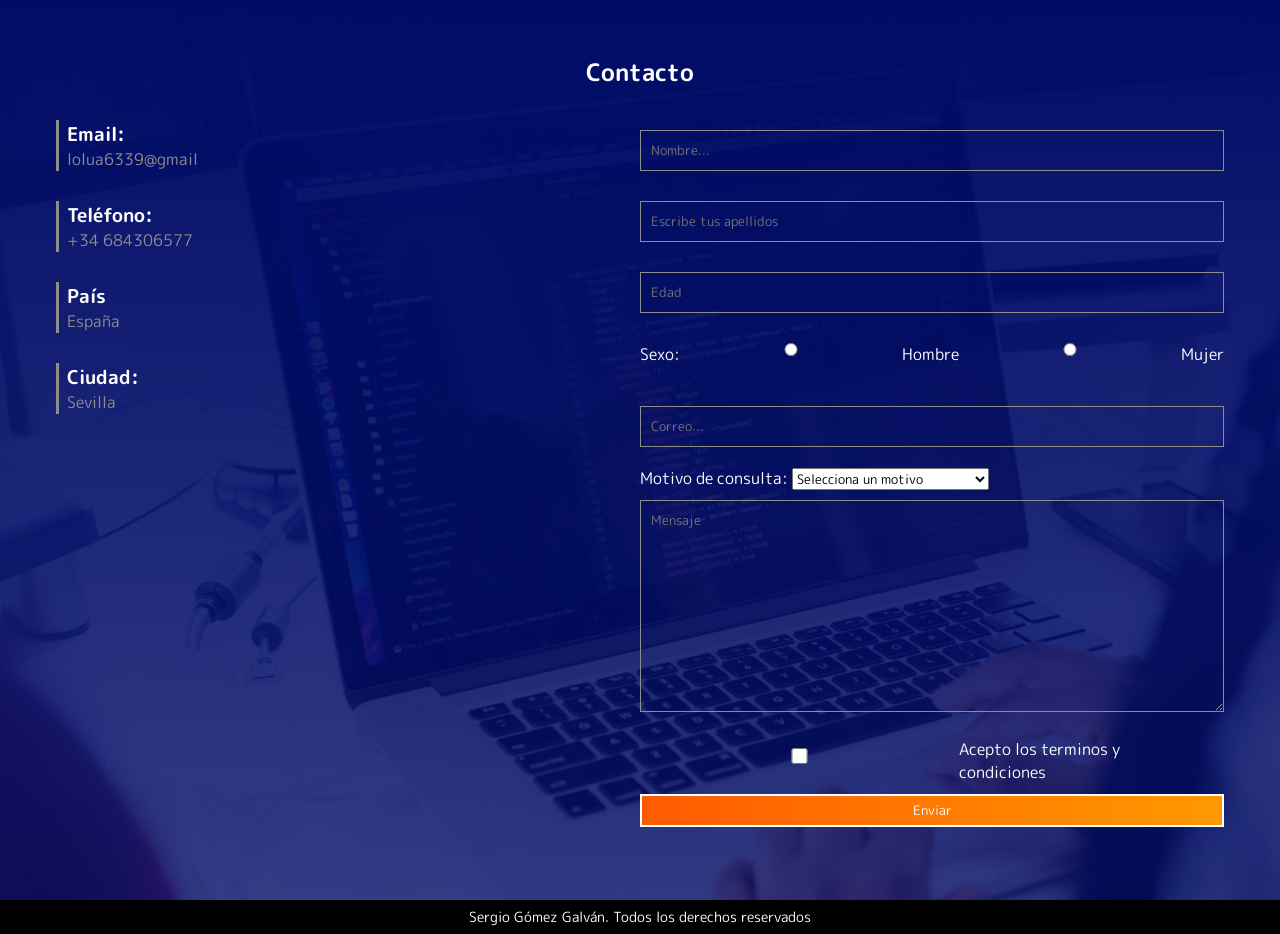
<file: html/contact.html>
<!DOCTYPE html>
<html lang="en">
<head>
    <meta charset="UTF-8">
    <meta name="viewport" content="width=device-width, initial-scale=1.0">
    <title>Formulario de contacto</title>
    <link href="../css/contact.css" rel="stylesheet">
    <link rel="icon" type="image/png" sizes="32x32" href="../img/android-chrome-512x512.png">
</head>
<body>
    <section class="contacto" id="contacto">
        <div class="contenedor-contacto">
            <h2>Contacto</h2>
            <div class="fila">
                <!--Primer col para mi informacion-->
                <div class="col">
                    <div class="info">
                        <h3>Email:</h3>
                        <p>lolua6339@gmail</p>
                    </div>
                    <div class="info">
                        <h3>Teléfono:</h3>
                        <p>+34 684306577</p>
                    </div>
                    <div class="info">
                        <h3>País</h3>
                        <p>España</p>
                    </div>
                    <div class="info">
                        <h3>Ciudad:</h3>
                        <p>Sevilla</p>
                    </div>
                </div>
                <!--Segundo col para los campos que hay que rellernar-->
                <div class="col">
                    <input type="text" required placeholder="Nombre...">
                    <input type="text" required placeholder="Escribe tus apellidos">
                    <input type="number" min="0" max="110" required placeholder="Edad">
                  
                    <div class="sexo"> 
                    <label>Sexo:</label>
                    <input type="radio" name="sexo" value="hombre" required> Hombre
                    <input type="radio" name="sexo" value="mujer"> Mujer
                    </div>

                    <input type="text" placeholder="Correo...">

                    <label for="motivo">Motivo de consulta:</label>
                     <select id="motivo" name="motivo" required>
                    <option value="">Selecciona un motivo</option>
                    <option value="Dudas">Dudas</option>
                    <option value="informacion">Solicitud de más información</option>
                    <option value="otro">Otro</option>
                    </select>
                    <!--Cols y rows para el tamaño de la caja-->
                    <textarea cols="30" rows="10" required placeholder="Mensaje"></textarea>

                    <!--Div para ordenar los terminos-->
                    <div class="terminos">
                    <input type="checkbox" id="terminos">Acepto los terminos y condiciones
                    </div>

                    <input type="submit" value="Enviar" class="btn">

                </div>
            </div>
        </div>
    </section>
    <footer>
        <p>Sergio Gómez Galván. Todos los derechos reservados</p>
    </footer>
</body>
</html>
</file>
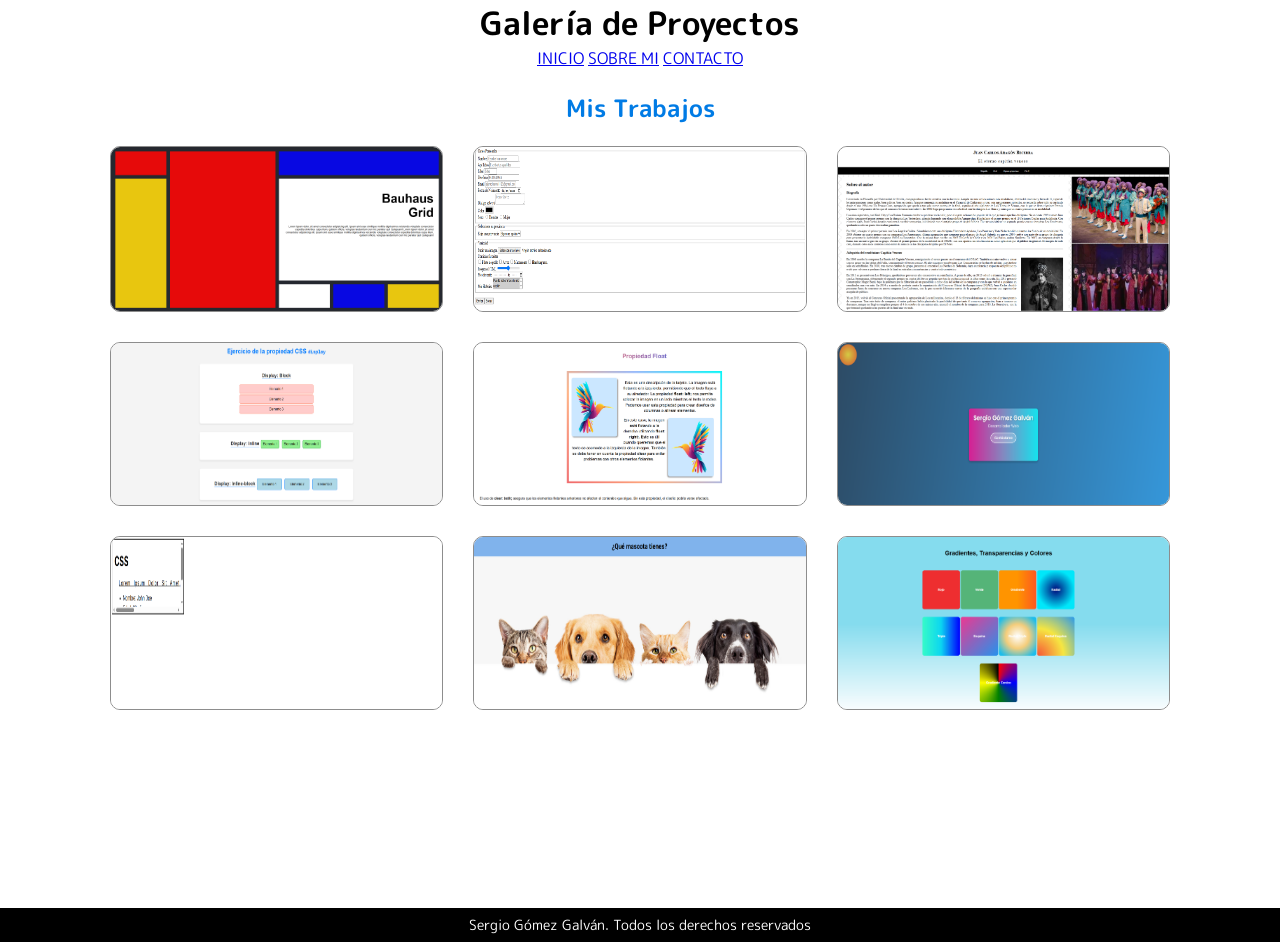
<file: html/gallery.html>
<!DOCTYPE html>
<html lang="en">
<head>
    <meta charset="UTF-8">
    <meta name="viewport" content="width=device-width, initial-scale=1.0">
    <title>Galería de Proyectos</title>
    <link href="../css/gallery.css" rel="stylesheet">
    <link rel="icon" type="image/png" sizes="32x32" href="../img/android-chrome-512x512.png">
</head>
<body>
    <header>
        <h1>Galería de Proyectos</h1>
        <nav id="nav">
            <a href="../index.html">Inicio</a>
            <a href="aboutme.html">Sobre mi</a>
            <a href="contact.html">Contacto</a>
          </nav>
    </header>
    <!--Aqui se guardan todos los proyectos y el titulo-->
    <section class="proyectos">
        <h2>Mis Trabajos</h2>

        <!--Dentro de galeria metemos todos los proyectos en diferentes divs-->
        <div class="galeria">
            <div class="item bauhaus">
                <img src="../img/bauhaus.png" alt="">
                <div class="info">
                    <h3>Grid Bauhaus</h3>
                    <span>html</span><span>css</span>
                    <a href="../Galería/Bauhaus_GómezGalvánSergio/bauhaus.html">Ver Trabajo</a>
                </div>
            </div>
            <div class="item camposformulario">
                <img src="../img/formularios.png" alt="">
                <div class="info">
                    <h3>Formulario</h3>
                    <span>html</span><span>css</span>
                    <a href="../Galería/CamposDeFormulario/index.html">Ver Trabajo</a>
                </div>
            </div>
            <div class="item capitanveneno">
                <img src="../img/capitanveneno.png" alt="">
                <div class="info">
                    <h3>Capitán Veneno</h3>
                    <span>html</span><span>css</span>
                    <a href="../Galería/CapitánVenenoGómezGalvánSergio/index.html">Ver Trabajo</a>
                </div>
            </div>
            <div class="item display">
                <img src="../img/display.png" alt="">
                <div class="info">
                    <h3>Display</h3>
                    <span>html</span><span>css</span>
                    <a href="../Galería/Display_GómezGalvánSergio/ej4.html">Ver Trabajo</a>
                </div>
            </div>
            <div class="item elementosflotantes">
                <img src="../img/elementosflotantes.png" alt="">
                <div class="info">
                    <h3>Elementos flotantes</h3>
                    <span>html</span><span>css</span>
                    <a href="../Galería/ElementosFlotantes_GómezGalvánSergio/Flotantes.html">Ver Trabajo</a>
                </div>
            </div>
            <div class="item positions">
                <img src="../img/position.png" alt="">
                <div class="info">
                    <h3>Posición, sombras y fuentes</h3>
                    <span>html</span><span>css</span>
                    <a href="../Galería/positions-shadows-fonts/index.html">Ver Trabajo</a>
                </div>
            </div>
            <div class="item textos">
                <img src="../img/textos.png" alt="">
                <div class="info">
                    <h3>Textos, enlaces, desbordamiento</h3>
                    <span>html</span><span>css</span>
                    <a href="../Galería/TextosEnlacesDesbordamientos_GómezGalvánSergio/ej2.html">Ver Trabajo</a>
                </div>
            </div>
            <div class="item flexmascotas">
                <img src="../img/flex.png" alt="">
                <div class="info">
                    <h3>Flex Mascotas</h3>
                    <span>html</span><span>css</span>
                    <a href="../Galería/FlexMascotas_GómezGalvánSergio/index.html">Ver Trabajo</a>
                </div>
            </div>
            <div class="item gtc">
                <img src="../img/gtc.png" alt="">
                <div class="info">
                    <h3>Colores, Tranparencias y gradientes</h3>
                    <span>html</span><span>css</span>
                    <a href="../Galería/GTC_SergioGomezGalvan/gradientesYcolores.html">Ver Trabajo</a>
                </div>
            </div>
        </div>
    </section>

    <footer>
        <p>Sergio Gómez Galván. Todos los derechos reservados</p>
    </footer>
</body>
</html>
</file>
<file: css/index.css>
/*importamos la fuente*/
@import url('https://fonts.googleapis.com/css2?family=M+PLUS+Rounded+1c:wght@300;400;500;800&display=swap');


/*Definimos fuente, eliminamos margenes y rellenos, borderbox para que el padding y el borde se incluyan en el ancho y alto de los elementos*/
*{
    margin: 0;
    padding: 0;
    box-sizing: border-box;
    font-family: 'M PLUS Rounded 1c';
}
   
/*Para que el desplazamiento sea mas suave por la página*/
html{
    scroll-behavior: smooth;
}

/*Tono de color del fondo*/
body{
    background-color: #f6fafc
}

/*seccion de inicio*/
/*Gradient para el clip-path, una altura de 90vh, padding horizontal de 20px*/
.inicio{
    background: linear-gradient(to right,#000c67, #007be5);
    /*Hecho con clip-path generator en esta página --> https://bennettfeely.com/clippy/*/
    clip-path: polygon(0 0, 100% 0, 100% 46%, 47% 84%, 0 45%);
    height: 90vh;
    padding: 0 20px;

    /*Ancho del contenido de 1100px, centramos el contenido horizontalmente, texto de color blanco*/
    .contenido{
        max-width: 1100px;
        margin: auto;
        color: #fff;
    }

    /*Alineamos los elementos del encabezado y lo distribuimos con espacio entre ellos, alineamos los elementos verticarlmente*/
    header{
        display: flex;
        justify-content: space-between;
        padding: 30px 0;
        align-items: center;
    }
        /*Mostramos el logo como un contenedor flexible, ponemos color al logo y un tamaño a la fuente*/
        .logo{
            display: flex;
            color: #00deef;
            font-size: 25px;
            i{
              display: inline-block;
              margin-right: 20px;
            } 
          }
}

/*Eliminamos el subrayado de los enlaces, padding para arriba y abajo, convertimos el texto en mayusculas y borde transparente para que no se vea inicialmente*/
#inicio header nav a{
    color:#fff;
    text-decoration: none;
    display: inline-block;
    padding: 5px 10px;
    text-transform: uppercase;
    border: 2px solid transparent;
}

/*Para cuando pasemos el cursor sobre la barra de navegación se muestre un borde inferior naranja*/
#inicio header nav a:hover{
border-bottom: 2px solid #ff5b00;
}


/*Organizamos los elementos en una fila, añadimos un margen superior y un padding inferior*/
.inicio .fila{
    display: flex;
    margin-top: 50px;
    padding-bottom: 100px;
}

/*Cada columna dentro de la fila ocupa el 50% del ancho*/
.inicio .fila .col{
    width: 50%;
}

/*Tamaño de fuente y margen inferior*/
.inicio .fila .col h2{
    margin-bottom: 15px;
    font-size: 40px;
}

/*Margen inferior*/
.inicio .fila .col p{
    margin-bottom: 20px;
}

/*Ancho del 400px y centramos el margen horizontalmente*/
.inicio .fila .col .contenedor-img{
    max-width: 400px;
    margin: auto;
}

/*Ajuste para el espacio que tiene que ocupar la imagen*/
.inicio .fila .col .contenedor-img img{
    width: 100%;
}

/*Para el boton del cv, los colores y posicionamiento*/
.inicio .fila .col a{
    background: none;
    width: fit-content;
    padding: 5px 40px;
    border: 2px solid #ff5b00;
    color:#fff;
    background: linear-gradient(to right, #ff5b00, #ff9900);
    /*Para que aparezca la mano cuando pasemos el cursor por encima*/
    cursor: pointer;
}

/*Sombra del clip path*/
.sombra{
    filter: drop-shadow(0em 30px 20px #9bd2f4);
}

/*Seccion de skills*/
.skills{
    max-width: 1100px;
    margin: auto;
    padding: 0 20px;
    position: relative;
    top: -170px;
    z-index: 10;
}

/*Flex para ordenar las tarjetas*/
.skills .fila{
    display: flex;
    justify-content: space-between;
    flex-wrap: wrap;
    gap: 20px;
    margin-bottom: 50px;
}
/*Para que no esten desordenadas las tarjetas*/
.skills .fila .col{
    text-align: center;
    width: 30%;
}

/*Para las tarjetas de las skills*/
.skills .fila .col .card{
    border: 1px solid #8d8d8d;
    height: 290px;
    background-color: #fff;
    padding: 30px;
    border-radius: 20px;
    position: relative;
}

/*Posicionamiento de los iconos de las tarjetas*/
.skills .icono{
    width: 70px;
    height: 70px;
    margin: auto;
    border-radius: 50%;
    display: flex;
    align-items:center;
    justify-content: center;
    margin-bottom: 30px;
}

/*Posicionamiento circulo de iconos*/
.skills .icono .circulo{
    width: 90%;
    height: 90%;
    border-radius: 50%;
    border: 3px solid #fff;
    display: flex;
    justify-content: center;
    align-items: center;
    color: #fff;
    font-size: 20px;
}

/*Colores de circulos con gradient*/
.color1{
    background:linear-gradient(#ff9900, #ff5b00);
}

.color2{
    background:linear-gradient(#038aee, #0039a9);
}

.color3{
    background:linear-gradient(#04e2ee, #017795);
}

/*Margen inferior para los titulos de las tarjetas*/
.skills h3{
    margin-bottom: 20px;
}

/*Ajustes para el texto de las tarjetas*/
.skills .card p{
    color: #8d8d8d;
    line-height: 28px;
    font-size: 12px;
}

/*Color, posicionamiento del footer*/
footer{
    background-color: #000;
    color: #fff;
    padding: 7px 0;
    font-size: 14px;
    text-align: center;
}

/*RESPONSIVE*/
/*Quitamos el clip path para que se quede en forma de rectangulo y no de triangulos*/
@media screen and (max-width:1600px){
    .inicio{
        clip-path: none;
    }
}

/*Cambiamos el posicionamiento de la imagen y del texto, de los iconos de las redes, el boton del cv y la posicion de las tarjetas*/
@media screen and (max-width:1000px){
    #nav{
        padding-left: 10px;
    }

    .inicio{
        height: auto;
    }
    .inicio .fila{
        display: block;
    }
    .inicio .fila .col{
        width: 100%;
        text-align: center;
    }
    .inicio .fila .col h2{
        margin-top: 20px;
    }
    .inicio .fila .col .contenedor-img{
        width: 50%;
        margin-top: 30px;
    }
    .skills{
        position: static;
        padding: 20px;
    }
    .skills .fila{
        display: block;
        margin-bottom: 0;
    }
    .skills .fila .col{
        width: 70%;
        margin: auto;
    }
    .skills .fila .col .card{
        margin-bottom: 20px;
    }
}
</file>
<file: Galería/CapitánVenenoGómezGalvánSergio/css/style.css>
body{
    margin: 0px;
    padding: 0px;
    background-image: url(../img/bg.png);
    display: grid;
    grid-template-columns: 70% 30%;
    grid-template-areas: 
        "header header"
        "main aside"
        "footer footer"
    
    ;

        header{
            grid-area: header;
            background-color: white;
            text-align: center;
            padding-top: 2px;
            padding-bottom: 2px;

            h1{
                font-variant: small-caps;
                font-size: 25px;
            }

            h2{
                font-family: serif;
                letter-spacing: 2px;
                font-weight: 100;
            }

            nav{
                background-color: black;
                color: white;
                width: 100%;
                padding: 10px;

                ol{
                    margin: 0px;
                    padding: 1px;
                    text-align: center;
                    list-style: none;

                    li{
                        display:inline-block;
                        margin-right: 15px;
                        margin-left: 15px;
                    }

                    a{
                        color: white;
                        text-decoration: none;
                        font-size: 10px;
                    }
                }
            }  
        }

       

        main{
            grid-area: main;
            margin: 10px 10px 0px 30px;
            

            #biografia{
                background-color: white;
                padding-bottom: 1px;
                padding: 30px;
            }

            #tabla{
                background-color: white;
            }

            p{
                text-align: justify;
            }

            h1{
                font-size: 18px;
                margin-top: 0px;
            }

            .titulo{
                font-size: 25px;
            }

            figure{
                width: 15em;
                margin: 0px;
                padding-left: 25px;
                float: right;

                figcaption{
                    font-size: 15px;
                }

                img{
                    width: 100%;
                }
            }

            

            hr{
                border: 1% dotted gray;
            }

            .citas{
                background-color: rgba(0, 0, 0, 0.700);
                color: white;
                font-style: italic;
                padding: 36px;
                justify-content: center;
                align-items: center;
                display: flex;
                flex-direction: column;

                cite{
                    font-size: 23px;
                    font-weight: 900;
                    text-align: center;
                }
    
                cite::before, cite::after{
                    content: "\0022";
                    font-size: 30px;
                    color: red;
                }
    
                span{
                    font-weight: 10px;
                }
    
            }
        }

        aside{
            grid-area: aside;
            margin: 10px;

            img{
                margin-top: 0px;
                margin-bottom: 0px;
                margin-left: 0px;
                width: 100%;
            }

        }

        .tabla{
            padding: 1.5em 1em;
            border: 1px solid #ddd;

            h1{
                font-size: 30px;
                margin: 30px;
            }

            table{
                margin-left: 20%;
                width: 60%;
            }

            th, td{
                padding: 1.5em 1em;
            }

            th{
                background-color: black;
                color: white;
                font-size: 12px;
            }

            td{
                font-size: 10px;
            }

            .primer{
                background-color: #E2D815;
            }

            .segundo{
                background-color: #C0BCB8;
            }

            .tercer{
                background-color: #BF7732;
            }
        }

    footer{
        grid-area: footer;
        background-color: black;
        color: white;
        padding-top: 15px;
        padding-bottom: 15px;
        text-align: center;
        font-size: 16px;
        letter-spacing: 6.5px;

        a{
            color: red;
            text-decoration: none;
        }
    }   

}
</file>
<file: Galería/FlexMascotas_GómezGalvánSergio/css/styles.css>
*{
    margin: 0px;
    font-family: 'Roboto';
    }
    
    #mascotas{
        width: 100% ;
        object-fit: cover;
        padding-bottom: 50px;
    }
    
    h1{
        background-color: #80b3ec;
        text-align: center;
        padding: 25px;
        margin: 0px;
    }
    
    section{
        text-align: center;
        padding-bottom: 5px;
    
        #quees{
            max-width: 600px;
            margin: 20px auto;
            font-size: 15.7px;
        }
    }
    
    #titulo{
        font-size: 25px;
        color: #7DB2E0;
    }
    
    
    
    article{
        background-color: #eff8ff;
        padding: 30px;
        margin: 20px auto;
    
        h2{
            text-align: center;
            padding-top: 50px;
            padding-bottom: 50px;
            font-size: 24px;
        }
        p{
            font-size: 17px; 
            line-height: 1.6; 
            text-align: justify; 
            margin-bottom: 15px; 
        }
        ul{
            text-align: left;
            display: inline-block;
            margin-top: 10px;
        }
        li{
            font-size: 16.3px;
        }
    }
    
    #gallery{
        margin: 50px 0;
    
        h2{
            font-size: 22px;
            font-weight: bold;
            color: #7DB2E0;
            text-align: center;
            margin-bottom: 110px;
    
        }
    
        #photos {
            display: flex;
            flex-wrap: wrap;
            justify-content: center;
            gap: 10px;
            align-items: center;
        }
        #photos img {
            border-radius: 10px;
            max-width: 400px;
            object-fit: cover;
            width: calc(33.33% - 10px);
    
        }
        
    }
    
    aside{
        background-color:#eff8ff;
        padding: 20px;
        margin-top: 110px;
    
        
        h2{
            text-align: center;
            padding-top: 50px;
            padding-bottom: 10px;
            font-size: 22px;
            font-weight: bold;
        }
    
        ul{
            max-width: 600px;
            margin: 20px auto;
            font-size: 12.8px;
        }
    }
    
    footer{
        background-color:#80b3ec;
        text-align: center;
        padding: 27px;
    }
</file>
<file: css/aboutme.css>
/*importamos la fuente*/
@import url('https://fonts.googleapis.com/css2?family=M+PLUS+Rounded+1c:wght@300;400;500;800&display=swap');

*{
    margin: 0;
    padding: 0;
    box-sizing: border-box;
    font-family: 'M PLUS Rounded 1c';
}

/*Gradient para el clip-path, una altura de 90vh, padding horizontal de 20px*/
.inicio{
    background: linear-gradient(to right,#000c67, #007be5);
    /*Hecho con clip-path generator en esta página --> https://bennettfeely.com/clippy/*/
    clip-path: polygon(0 0, 100% 0, 100% 46%, 47% 80%, 0 45%);
    height: 90vh;
    padding: 0 20px;

    /*Ancho del contenido de 1100px, centramos el contenido horizontalmente, texto de color blanco*/
    .contenido{
        max-width: 1100px;
        margin: auto;
        color: #fff;
    }

    /*Alineamos los elementos del encabezado y lo distribuimos con espacio entre ellos, alineamos los elementos verticarlmente*/
    header{
        display: flex;
        justify-content: space-between;
        padding: 30px 0;
        align-items: center;
    }
}

/*Eliminamos el subrayado de los enlaces, padding para arriba y abajo, convertimos el texto en mayusculas y borde transparente para que no se vea inicialmente*/
#inicio header nav a{
    color:#fff;
    text-decoration: none;
    display: inline-block;
    padding: 5px 10px;
    text-transform: uppercase;
    border: 2px solid transparent;
}

/*Para cuando pasemos el cursor sobre la barra de navegación se muestre un borde inferior naranja*/
#inicio header nav a:hover{
    border-bottom: 2px solid #ff5b00;
}

/*Organizamos los elementos en una fila, añadimos un margen superior y un padding inferior*/
.inicio .fila{
    display: flex;
    margin-top: 50px;
    padding-bottom: 100px;
}

/*Cada columna dentro de la fila ocupa el 50% del ancho*/
.inicio .fila .col{
    width: 50%;
}

/*Tamaño de fuente y margen inferior*/
.inicio .fila .col h2{
    margin-bottom: 15px;
    font-size: 40px;
}

/*Margen inferior*/
.inicio .fila .col p{
    margin-bottom: 20px;
}

/*Ancho del 400px y centramos el margen horizontalmente*/
.inicio .fila .col .contenedor-img{
    max-width: 400px;
    margin: auto;
}

/*Ajuste para el espacio que tiene que ocupar la imagen*/
.inicio .fila .col .contenedor-img img{
    width: 100%;
}

/*Sombra del clip path*/
.sombra{
    filter: drop-shadow(0em 30px 20px #9bd2f4);
}


/*Posicionamiento para los cuadrados de los proyectos y subtitulo*/
.proyectos{
    max-width: 1100px;
    margin: auto;
    padding: 0 20px;
}

/*Posicionamiento del subtitulo*/
.proyectos h2{
    text-align: center;
    color: #007be5;
}

/*Posicionamiento para las imagenes de dentro de los cuadrados*/
.proyectos .galeria .item img{
    width: 100%;
    height: 100%;
}

/*Grid para hacer la disposicion de los cuadrados de cada proyecto*/
.proyectos .galeria{
    display: grid;
    grid-template-columns: repeat(auto-fit, minmax(330px, 1fr));
    grid-gap:30px;
    /*Para que el footer no este pegado a los cuadrados de los proyectos*/
    margin-bottom: 198px;
}

/*Para bordes de los cuadrados y estetica */
.proyectos .galeria .item{
    position: relative;
    overflow: hidden;
    border: 1px solid #8d8d8d ;
    border-radius: 10px;
}

/*Color, posicionamiento del footer*/
footer{
    background-color: #000;
    color: #fff;
    padding: 7px 0;
    font-size: 14px;
    text-align: center;
}

/*RESPONSIVE*/
/*Quitamos el clip path para que se quede en forma de rectangulo y no de triangulos*/
@media screen and (max-width:1600px){
    .inicio{
        clip-path: none;
    }
}

/*Cambiamos el posicionamiento de la imagen y del texto, de los iconos de las redes, el boton del cv y la posicion de las tarjetas*/
@media screen and (max-width:1000px){
    #nav{
        padding-left: 10px;
    }

    .inicio{
        height: auto;
    }
    .inicio .fila{
        display: block;
    }
    .inicio .fila .col{
        width: 100%;
        text-align: center;
    }
    .inicio .fila .col h2{
        margin-top: 20px;
    }
    .inicio .fila .col .contenedor-img{
        width: 50%;
        margin-top: 30px;
    }
    .proyectos h2{
        padding-top: 20px;
    }
}
</file>
<file: css/contact.css>
/*Importamos fuente*/
@import url('https://fonts.googleapis.com/css2?family=M+PLUS+Rounded+1c:wght@300;400;500;800&display=swap');

/*Definimos fuente, eliminamos margenes y rellenos, borderbox para que el padding y el borde se incluyan en el ancho y alto de los elementos*/
*{
    margin: 0;
    padding: 0;
    box-sizing: border-box;
    font-family: 'M PLUS Rounded 1c';
}
/*Imagen para el fondo el color gradient para el color desvanecido y disposicion de todos los elementos*/
.contacto{
    background:
        linear-gradient(rgba(0,12,103,1), rgba(0,12,103,.8)),
        url(../img/foto-contacto.png);
    background-size: cover;
    background-position: center; 
    color: #fff;
    height: 100vh; 
    display: flex;
    align-items: center; 
    justify-content: center; 
}

/*Disposicion del titulo*/
.contacto h2{
    text-align: center;
    padding-bottom: 30px;
}

/*Para la disposicion de mi informacion y los campos que hay que rellenar*/
.contacto .contenedor-contacto .fila{
    display: flex;
}

/*Para que las cajas ocupen menos y no choque con mi informacion*/
.contacto .contenedor-contacto .fila .col{
    width: 50%;
}

/*Disposicion de mi informacion para que este separado y ordenado*/
.contacto .contenedor-contacto .info{
    margin-bottom: 30px;
    border-left: 3px solid #8d8d8d;
    padding-left: 8px;
}

/*Para el color de mi informacion (telefono, gamil, pais,ciudad)*/
.contacto .contenedor-contacto .info p{
    color: #8d8d8d;
}

/*Disposicion y colores y bordes de la caja de mensaje*/
.contacto input, .contacto textarea{
    width: 100%;
    border: none;
    background-color: transparent;
    padding: 10px;
    border: 1px solid #8d8d8d ;
    margin-bottom: 20px;
    outline: none;
    color: #ff5b00;
    margin-top: 10px;
}

/*Disposicion de seleccion del sexo*/
.contacto .sexo{
    display: flex;
    align-items: center;
    margin-bottom: 20px;
}

/*Disposicion para los terminos y condiciones*/
.contacto .terminos {
    display: flex;
    margin-right: 99px;
}

/*Disposicion y color del boton de enviar*/
.contacto .btn{
    background-color: none;
    padding: 5px 40px;
    border: 2px solid;
    color: #fff;
    cursor: pointer;
    background: linear-gradient(to right, #ff5b00, #ff9900);
}

/*Disposicion del footer*/
footer{
    background-color: #000;
    color: #fff;
    padding: 7px 0;
    font-size: 14px;
    text-align: center;
}

/*Disposicion de mi informacion y de campos que se piden rellenar*/
@media screen and (max-width:800px){
    .contacto .fila{
        display:  block !important;
    }
    .contacto .fila .col{
        text-align: center;
        width: 100% !important;
    }
    .contacto .fila .col .info{
        float: left;
        font-size: 12px;
        width: 25%;
    }

}
</file>
<file: css/gallery.css>
/*Importamos fuente*/
@import url('https://fonts.googleapis.com/css2?family=M+PLUS+Rounded+1c:wght@300;400;500;800&display=swap');

/*Definimos fuente, eliminamos margenes y rellenos, borderbox para que el padding y el borde se incluyan en el ancho y alto de los elementos*/
*{
    margin: 0;
    padding: 0;
    box-sizing: border-box;
    font-family: 'M PLUS Rounded 1c';
}

/*Alineacion del titulo de la pagina*/
header{
    text-align: center;
    padding-bottom: 20px;
    
    /*Para el nav*/
    nav{
        text-transform: uppercase;
    }
}

/*Color del subtitulo y posicionamiento*/
h2{
    color: #007be5;
    padding-bottom: 20px;
}

/*Posicionamiento para los cuadrados de los proyectos y subtitulo*/
.proyectos{
    max-width: 1100px;
    margin: auto;
    padding: 0 20px;
}

/*Posicionamiento del subtitulo*/
.proyectos h2{
    text-align: center;
}

/*Posicionamiento para las imagenes de dentro de los cuadrados*/
.proyectos .galeria .item img{
    width: 100%;
    height: 100%;
}

/*Grid para hacer la disposicion de los cuadrados de cada proyecto*/
.proyectos .galeria{
    display: grid;
    grid-template-columns: repeat(auto-fit, minmax(330px, 1fr));
    grid-gap:30px;
    /*Para que el footer no este pegado a los cuadrados de los proyectos*/
    margin-bottom: 198px;
}

/*Para bordes de los cuadrados y estetica */
.proyectos .galeria .item{
    position: relative;
    overflow: hidden;
    border: 1px solid #8d8d8d ;
    border-radius: 10px;
}

/*Disposicion de lo que hay cuando ponemos el cursor encima del proyecto*/
.proyectos .galeria .item .info{
    position: absolute;
    top: -100%;
    left: 0;
    bottom: 0;
    text-align: center;
    background-color:#fff ;
    width: 100%;
    padding: 20px;
    opacity: 0;
    transition: .3s;
}

/*Ajustes de los colores y de cajas de lo que esta hecho el proyecto seleccionado*/
.proyectos .galeria .item .info span{
    color: #8d8d8d;
    border: 2px solid #8d8d8d;
    margin: 0 3px;
    padding:  0 5px;
}

/*Ajustes para el link de ver trabajo*/
.proyectos .galeria .item .info a{
    display: block;
    margin: 20px;
    text-decoration: none;
    color: #007be5;
    font-weight: bold;
}

/*Para que aparezca la ventanita de informacion y ver proyecto*/
.proyectos .galeria .item:hover .info{
    opacity: 1;
    top: 0;
}

/*Disposicion del footer*/
footer{
    background-color: #000;
    color: #fff;
    padding: 7px 0;
    font-size: 14px;
    text-align: center;
}
</file>
